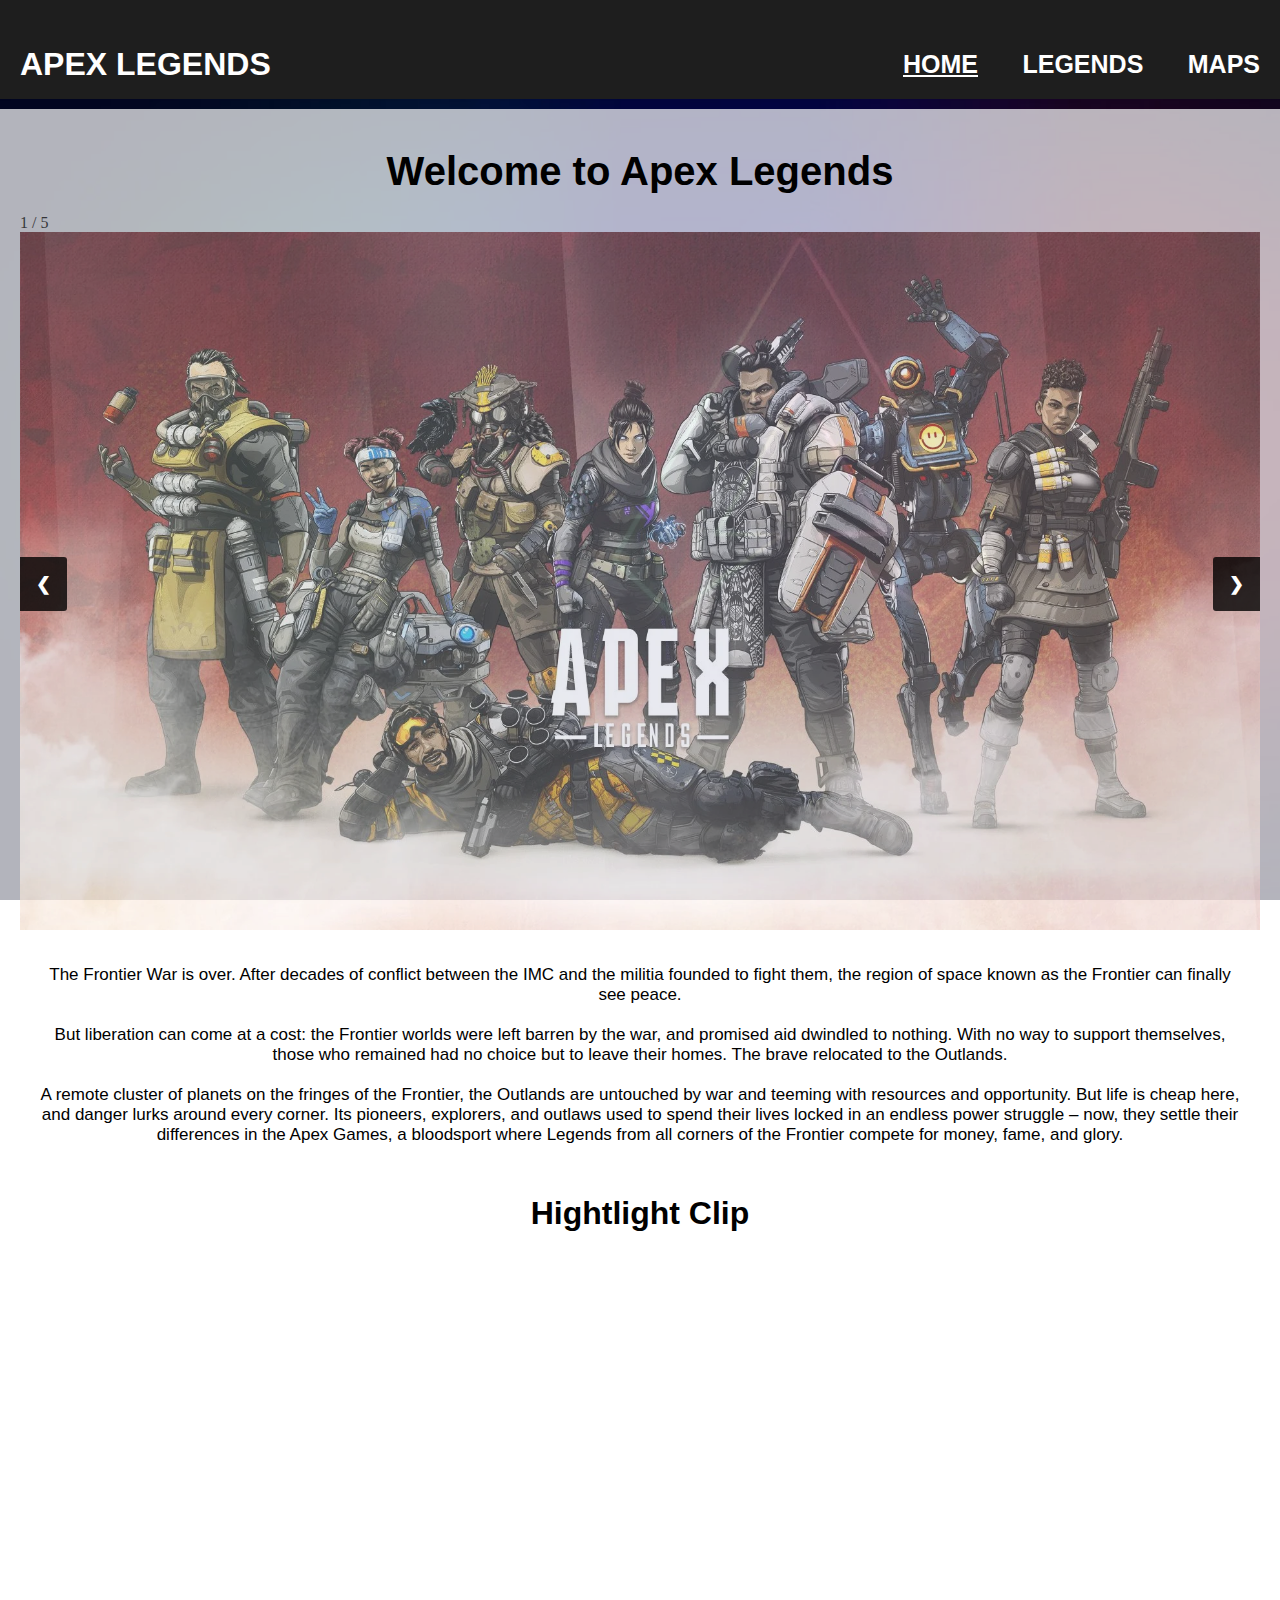
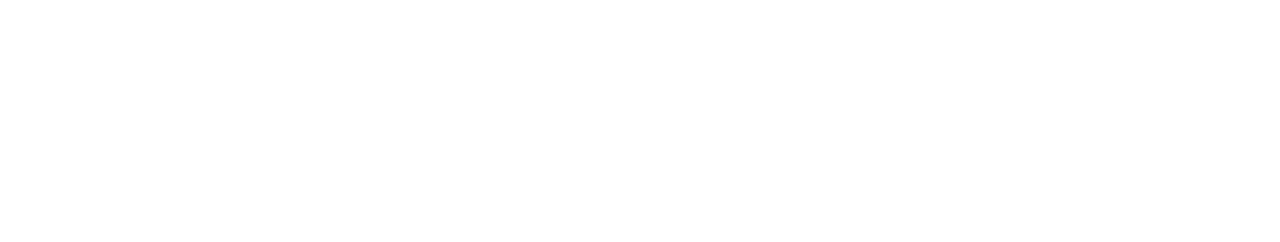
<file: index.html>
<!DOCTYPE html>
<html lang="en">
<head>
    <meta charset="UTF-8">
    <meta name="viewport" content="width=device-width, initial-scale=1.0">
    <title>Apex Legends</title>
    <link rel="stylesheet" href="css/html5reset.css">
    <link rel="stylesheet" href="css/style.css">
    <link rel="icon" href="img/Wiki_Logo.webp" type="image/png">
</head>
<body class="IndexBody">
    <div class="skip">
        <a href="#main">Skip to main content</a>
    </div>
    <header>
        <nav>
            <h2><a href="index.html">APEX LEGENDS</a></h2>
            <ul>
                <li><a href="index.html" class="current">HOME</a></li>
                <li><a href="legends.html">LEGENDS</a></li>
                <li><a href="maps.html">MAPS</a></li>
            </ul>
        </nav>
    </header>

    <main>
        <div id="main">
            <h1>Welcome to Apex Legends</h1>
            <div class="intro">
                <div class="intro_photo">
                    <div class="slide_container">
                        <div class="Slides fade">
                          <div class="numbertext">1 / 5</div>
                          <img src="img/index/1.png" alt="season2 picture">
                        </div>
                        
                        <div class="Slides fade">
                          <div class="numbertext">2 / 5</div>
                          <img src="img/index/2.jpg" alt="season2 picture">
                        </div>
                        
                        <div class="Slides fade">
                          <div class="numbertext">3 / 5</div>
                          <img src="img/index/3.jpg" alt="film picture">
                        </div>

                        <div class="Slides fade">
                            <div class="numbertext">4 / 5</div>
                            <img src="img/index/4.jpg" alt="season2 picture">
                          </div>
                          
                          <div class="Slides fade">
                            <div class="numbertext">5 / 5</div>
                            <img src="img/index/5.jpg" alt="film picture">
                          </div>
                        
                        <a class="prev" onclick="plusSlides(-1)">❮</a>
                        <a class="next" onclick="plusSlides(1)">❯</a>
                        
                    </div>
                </div>
                <div class="intro_p_index">
                    <p>The Frontier War is over. After decades of conflict between the IMC and the militia founded to fight them, the region of space known as the Frontier can finally see peace.<br>
                        <br>
                        But liberation can come at a cost: the Frontier worlds were left barren by the war, and promised aid dwindled to nothing. With no way to support themselves, those who remained had no choice but to leave their homes. The brave relocated to the Outlands.<br>
                        <br>
                        A remote cluster of planets on the fringes of the Frontier, the Outlands are untouched by war and teeming with resources and opportunity. But life is cheap here, and danger lurks around every corner. Its pioneers, explorers, and outlaws used to spend their lives locked in an endless power struggle – now, they settle their differences in the Apex Games, a bloodsport where Legends from all corners of the Frontier compete for money, fame, and glory.</p>
                </div>
            </div>

            <h2>Hightlight Clip</h2>
            <div class="clip">
                <div class="youtube">
                    <iframe class="youtube" src="https://www.youtube.com/embed/M82iTOsGoF8" title="YouTube video player" allow="accelerometer; autoplay; clipboard-write; encrypted-media; gyroscope; picture-in-picture; web-share" allowfullscreen></iframe>
                </div>
            </div>

        </div>
        

        <script src="js/index.js"></script>
    </main>
    <footer>
            <p>© SI539 FINAL PROJECT by Keye Chen</p>
    </footer>
</body>
</html>
</file>
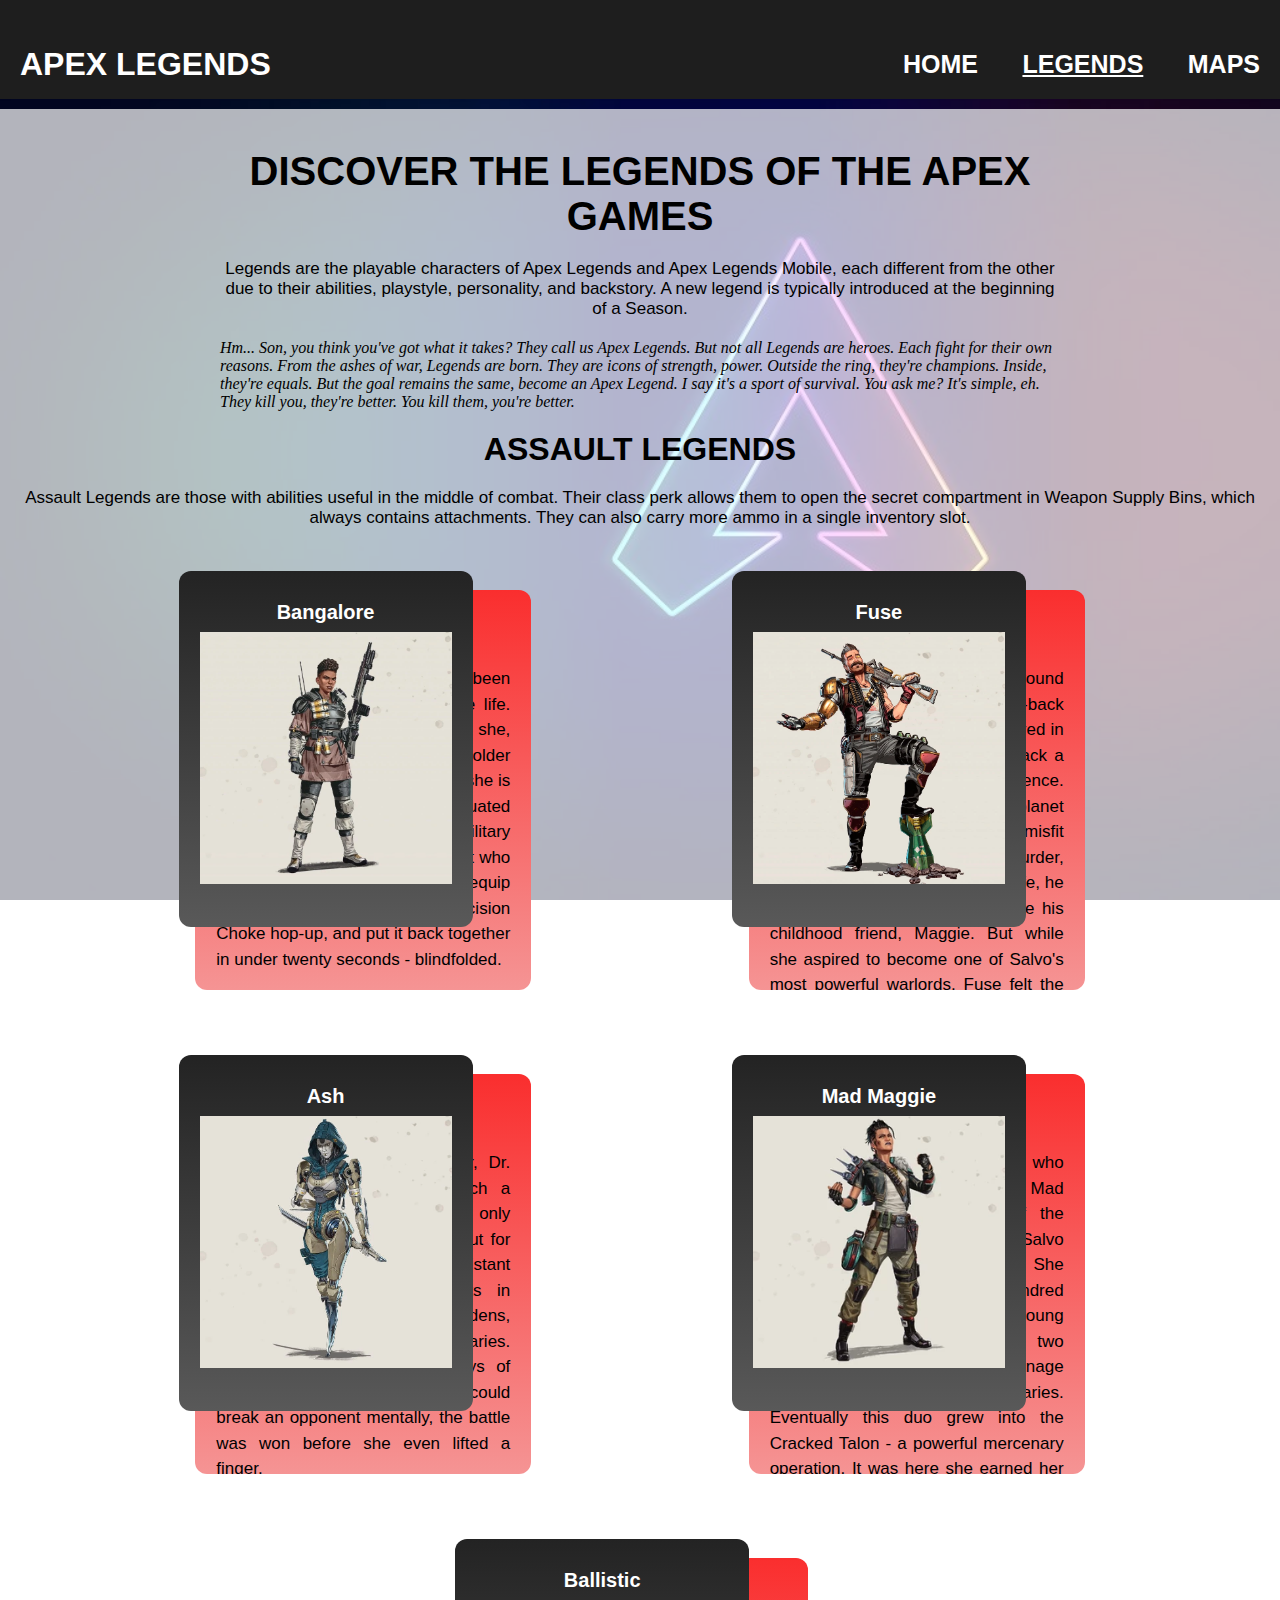
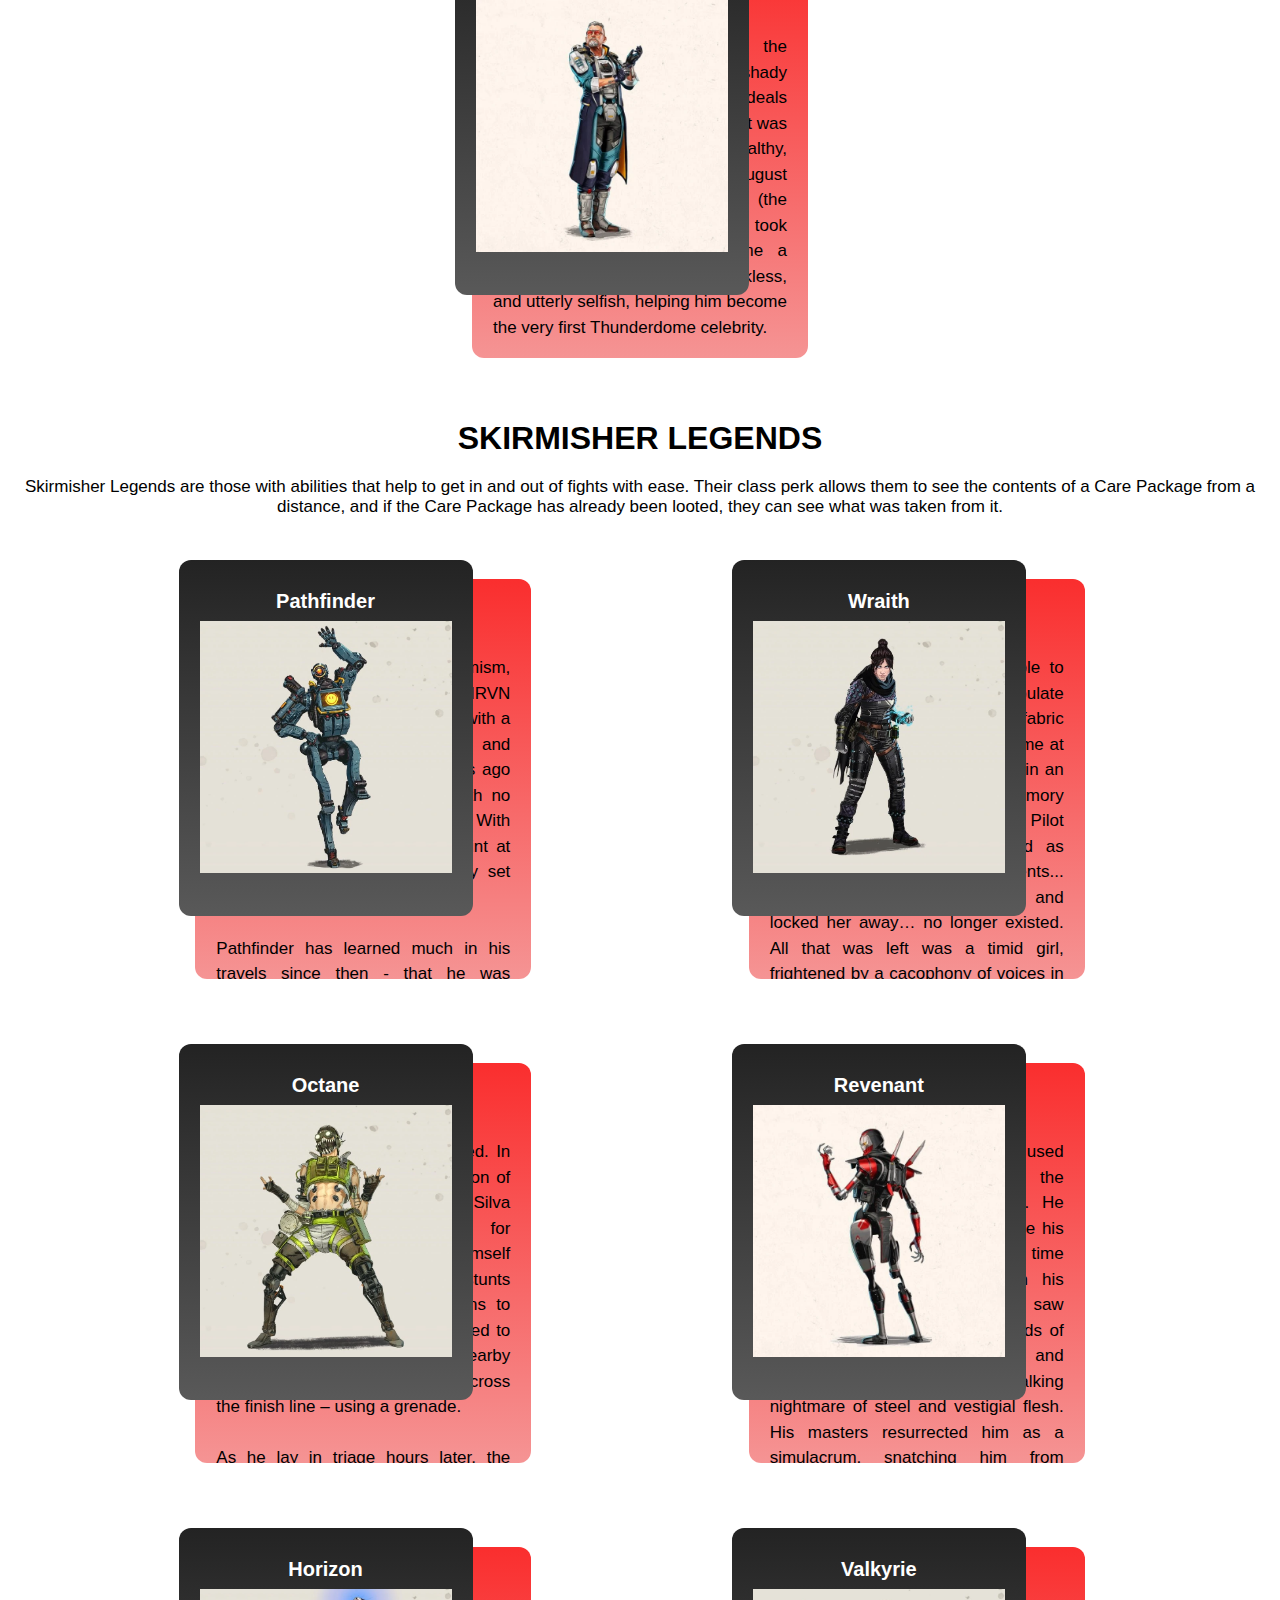
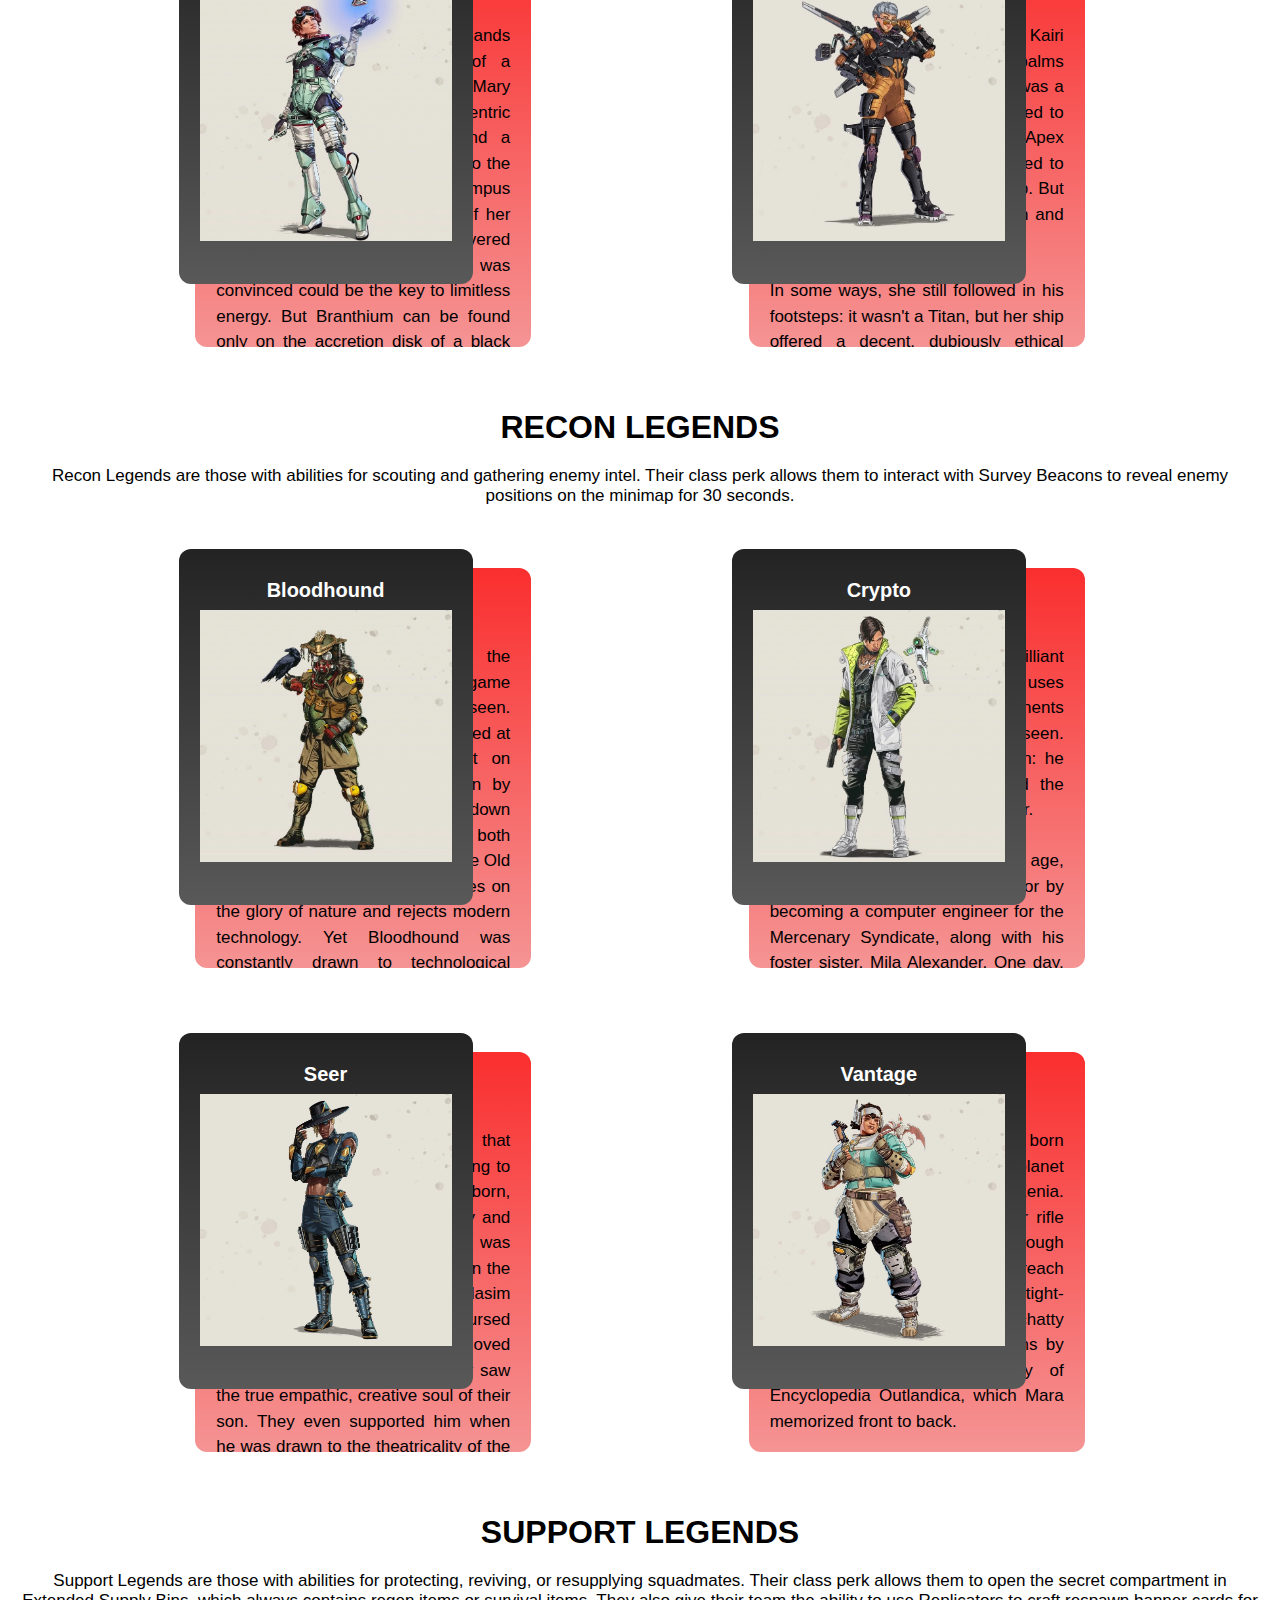
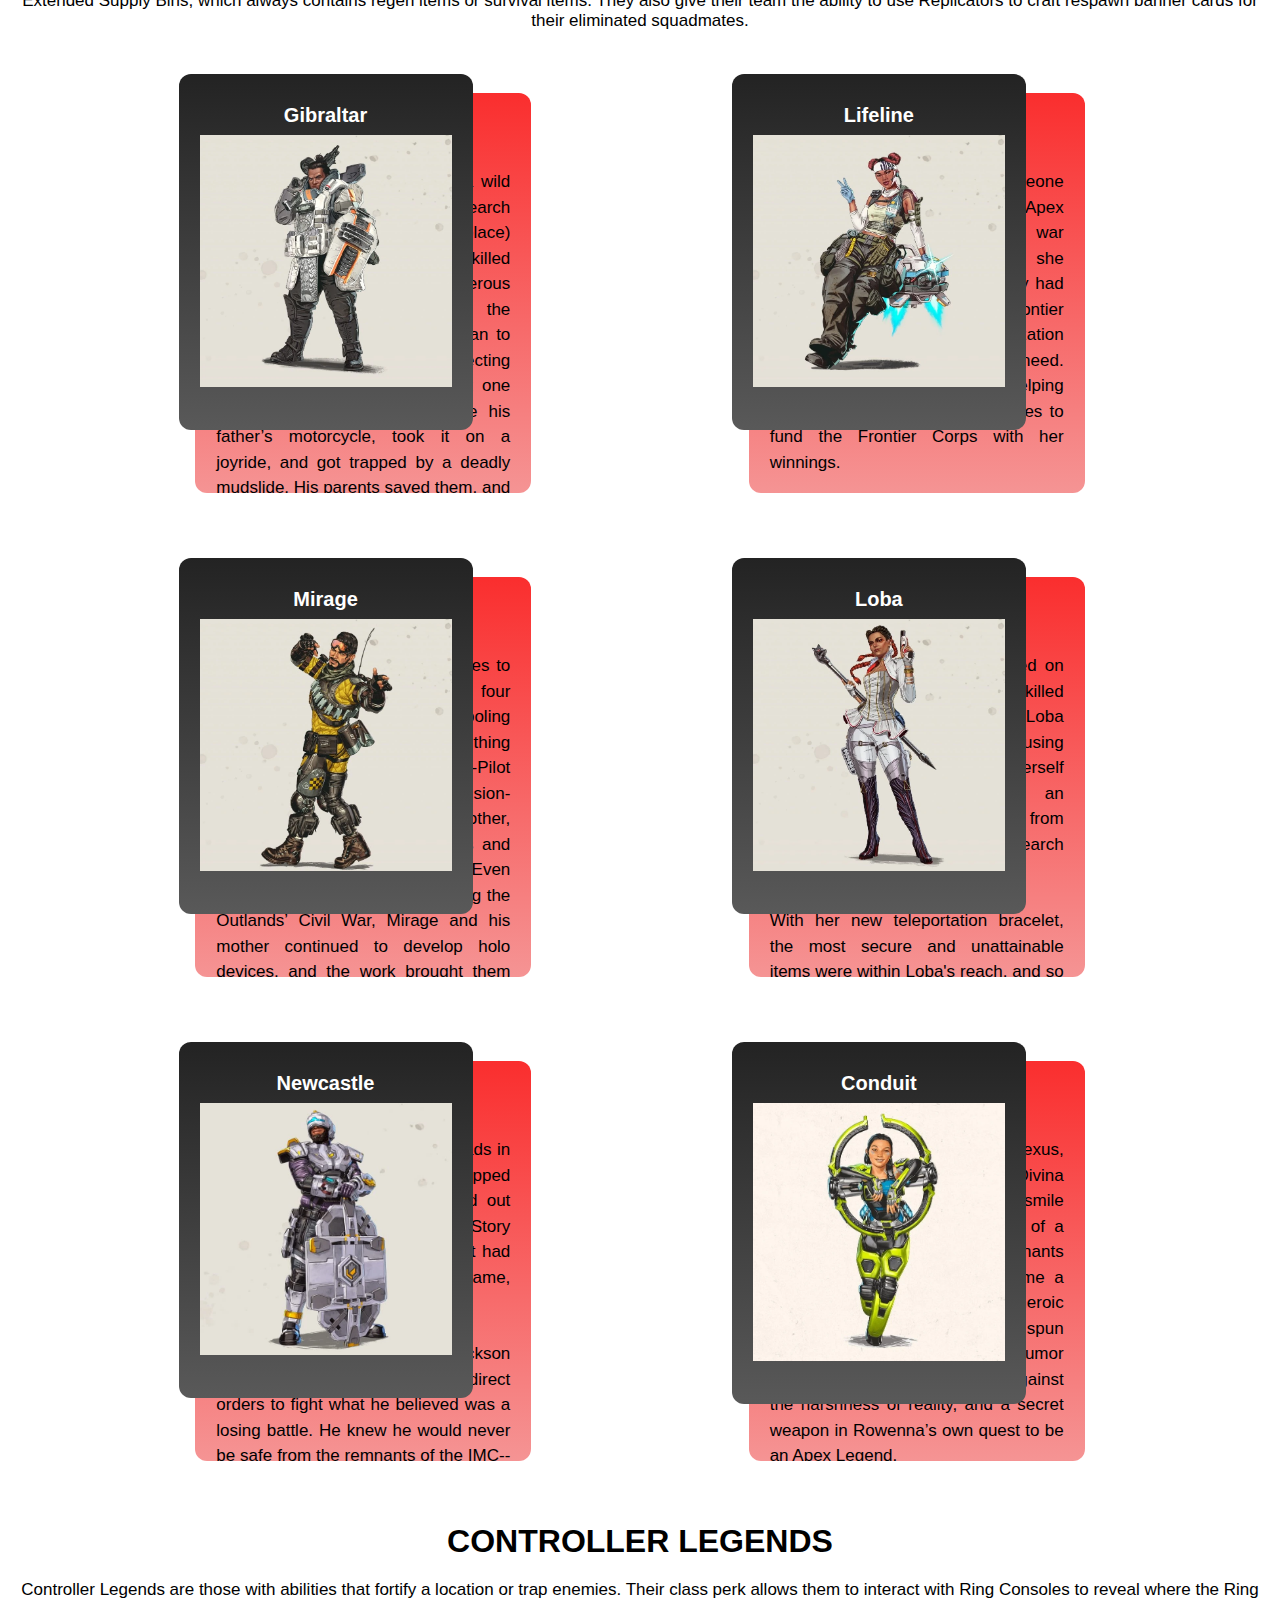
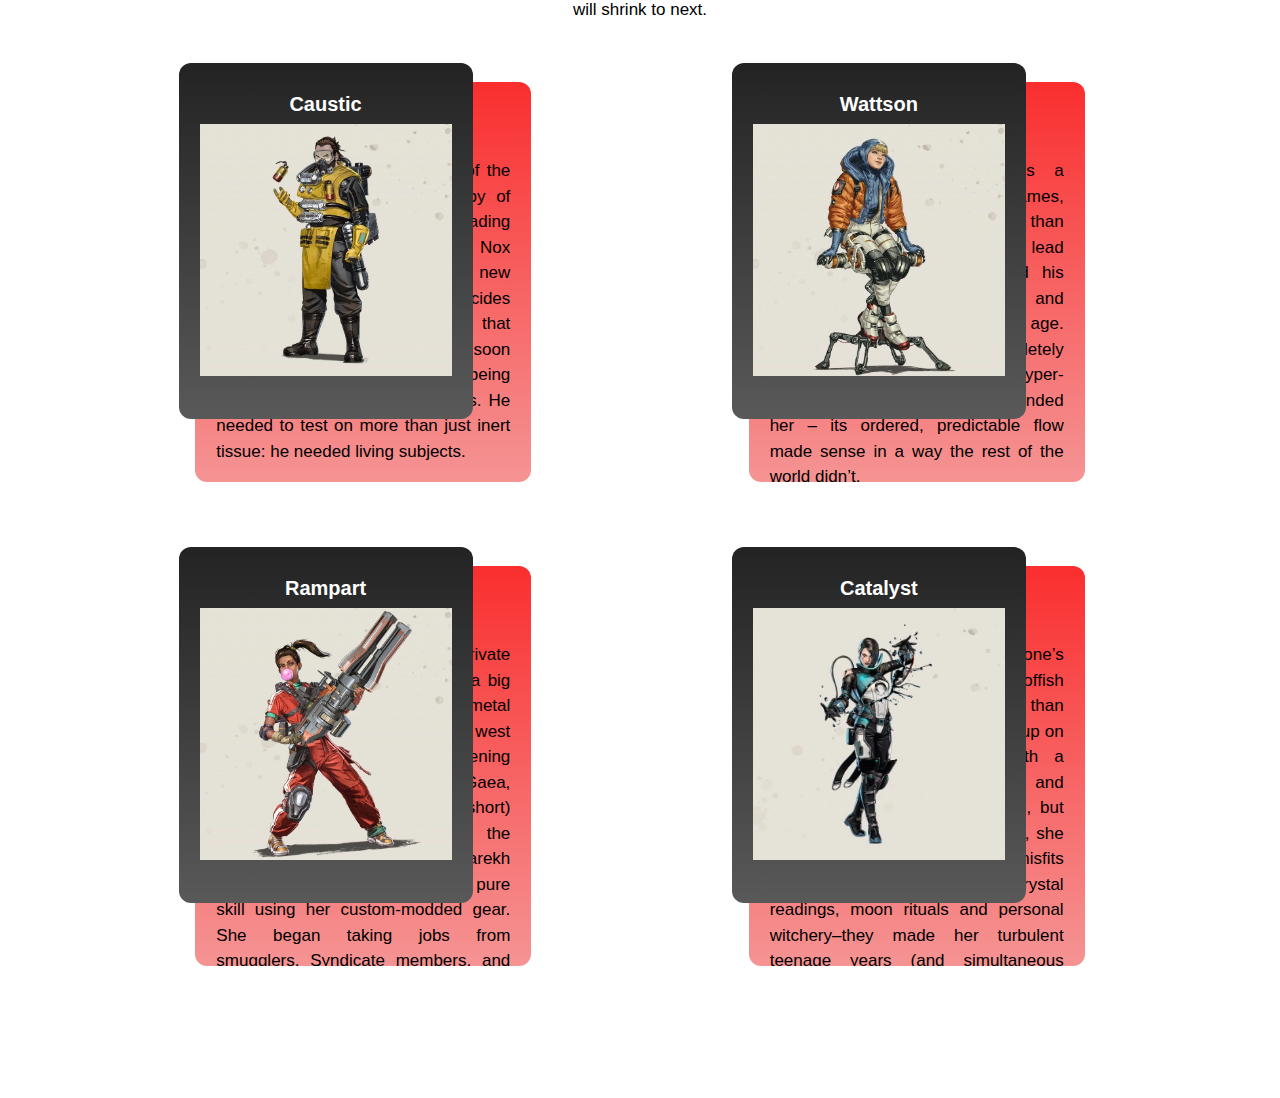
<file: legends.html>
<!DOCTYPE html>
<html lang="en">
<head>
    <meta charset="UTF-8">
    <meta name="viewport" content="width=device-width, initial-scale=1.0">
    <title>Apex Legends</title>
    <link rel="stylesheet" href="css/html5reset.css">
    <link rel="stylesheet" href="css/style.css">
    <link rel="icon" href="img/Wiki_Logo.webp" type="image/png">
</head>
<body class="LegendsBody">
    <div class="skip">
        <a href="#main">Skip to main content</a>
    </div>
    <header>
        <nav>
            <h2><a href="index.html">APEX LEGENDS</a></h2>
            <ul>
                <li><a href="index.html" >HOME</a></li>
                <li><a href="legends.html"class="current">LEGENDS</a></li>
                <li><a href="maps.html">MAPS</a></li>
            </ul>
        </nav>
    </header>
    <main id="main-content">
        <div id="main" class="intro_p">
            <h1>DISCOVER THE LEGENDS OF THE APEX GAMES</h1>
            <p>Legends are the playable characters of Apex Legends and Apex Legends Mobile, each different from the other due to their abilities, playstyle, personality, and backstory. A new legend is typically introduced at the beginning of a Season.</p>
            <em>Hm... Son, you think you've got what it takes? They call us Apex Legends. But not all Legends are heroes. Each fight for their own reasons. From the ashes of war, Legends are born. They are icons of strength, power. Outside the ring, they're champions. Inside, they're equals. But the goal remains the same, become an Apex Legend. I say it's a sport of survival. You ask me? It's simple, eh. They kill you, they're better. You kill them, you're better.</em>
        </div>
        <div>
            <h2>ASSAULT LEGENDS</h2>
            <p>Assault Legends are those with abilities useful in the middle of combat. Their class perk allows them to open the secret compartment in Weapon Supply Bins, which always contains attachments. They can also carry more ammo in a single inventory slot.</p>
        </div>
        <div class="flex-container">
            <!-- ASSAULT LEGENDS -->
            <div class="content">
                <div class="name inactive legend">
                    <h2>Bangalore<br></h2>   
                    <p>
                        Anita "Bangalore" Williams has been an exceptional soldier her whole life. Born into a military family where she, her parents, and her four older brothers all served with the IMC, she is dedicated to the cause and graduated top of her class at the IMC Military Academy. She was the only cadet who could take apart a Peacekeeper, equip it with a Precision Choke Precision Choke hop-up, and put it back together in under twenty seconds - blindfolded.<br><br>
                        When the Frontier Militia attacked the IMC at the Battle of Gridiron, Bangalore was injured by a Militia Pilot and nearly lost her life. She narrowly survived when her commanding officer - her own brother, Jackson - used an experimental device to power their ship's Jump Drive and escape the system. They crashed hundreds of light-years away on the planet Gaea. The surviving crew, including Anita and Jackson, built a settlement on the islands of New Antilla. Shortly after, Anita and Jackson left to begin their own quest back home - or so she thought.<br><br>
                        A few years later, a bomb on the outer hull blew out a chunk of their new ship. Anita watched helplessly as Jackson was sucked out into the vacuum of space. After crashing on the Syndicate planet Solace, Anita looked for both work and the brother she refused to leave for dead. She had a single-minded goal: get them both on a ship and begin the decades-long trip back home.<br><br>
                        She started fighting in the Apex Games in the hopes of earning the money and finding a pilot willing to make the trip back to Gridiron. Just when it looked like she would give up on Jackson and make the trip alone, she was ecstatic to find Jackson alive - and horrified to find that he'd been hiding from her, living a double life as a small-town hero called Newcastle. She's finally found the brother she lost all those years ago - but her carefully laid plans are no more, and for the first time in her carefully planned life, she's truly in uncharted territory. Perhaps she can find some stability in a group of outlaws, soldiers, misfits, and misanthropes she's been getting to know...</p>
                </div>
                <div class="photogallery active legend">
                    <h2>Bangalore<br></h2>  
                    <img src="img/legends/Bangalore.webp" alt="Bangalore">
                </div>                
            </div>

            <div class="content">
                <div class="name inactive legend">
                    <h2>Fuse<br></h2>   
                    <p>
                        Ladies’ man, man’s man, and all-round manly man, Fuse is a laid-back explosives enthusiast who’s covered in things that go BOOM. He may lack a plan, but he doesn't lack confidence. He grew up on Salvo - a brutal planet ruled by a rotating coalition of misfit warlords bent on mayhem, murder, and good times. For most of his life, he worked as a mercenary alongside his childhood friend, Maggie. But while she aspired to become one of Salvo's most powerful warlords, Fuse felt the pull of the arena.<br><br>
                        Fuse found his calling late in life fighting in Salvo's bloodsport: the Bonecage. He proved to be the best, most charismatic and beloved gladiator on the planet. But he itched to join the grandest stage of them all: the Apex Games. While Salvo remained a part of Independent Space that dream was impossible, but once they joined the Syndicate, his chance arrived, and he seized it.<br><br>
                        He knew Maggie - fiercely devoted to Salvo - would take the news poorly, but he didn't predict how poorly. When he confronted her with his choice to leave their home and join the Games, the resulting scuffle cost Fuse his arm. That clash began a rampage as Maggie, intent on proving the Syndicate was too weak to rule over her home, sabotaged his entrance into the Games to make a statement. Fuse's response? Don't threaten him with a good time - and that is a creed that he's lived ever since.</p>
                </div>
                <div class="photogallery active legend">
                    <h2>Fuse<br></h2>  
                    <img src="img/legends/Fuse.webp" alt="Fuse">
                </div>                
            </div>

            <div class="content">
                <div class="name inactive legend">
                    <h2>Ash<br></h2>   
                    <p>
                        Born in the unforgiving Frontier, Dr. Ashleigh Reid - still very much a human - learned early that the only person who was going to look out for her was herself. A humble lab assistant by day, she spent her nights in underground fighting rings, drug dens, and in the company of mercenaries. Over time, she learned the joys of psychological warfare: if she could break an opponent mentally, the battle was won before she even lifted a finger.<br><br>
                        One day, she was hired by a mercenary group for a delicate job: steal an experimental fuel source being researched in the Outlands city of Olympus. It was the perfect job for Reid, who infiltrated and psychologically manipulated the researchers for years. She almost got what she wanted, but at the last moment, the researchers sacrificed themselves to destroy the lab. When it collapsed, Reid died with it... and didn't.<br><br>
                        Her brain was put in a simulacrum shell, but in the process, she lost years of memories, and the trauma of her "death" caused her personality to fracture. Ash is the embodiment of the cold, perfectionistic, power-hungry side of Dr. Reid. After an encounter with Horizon overrides Ash's simulacrum programming, the framework that kept the vulnerable - yet intelligent - Leigh personality dormant has begun to crack. Ash joins the Games to prove she has transcended all humanity. Leigh's determined to prove her wrong.</p>
                </div>
                <div class="photogallery active legend">
                    <h2>Ash<br></h2>  
                    <img src="img/legends/Ash.webp" alt="Ash">
                </div>                
            </div>

            <div class="content">
                <div class="name inactive legend">
                    <h2>Mad Maggie<br></h2>   
                    <p>
                        Margaret Kōhere - the woman who would one day be known as Mad Maggie - grew up in one of the dustiest, dullest corners of Salvo without any family to speak of. She was fortunate, then, to meet a kindred chaotic spirit: an adventurous young boy named Walter Fitzroy. The two were inseparable, and in their teenage years, they became mercenaries. Eventually this duo grew into the Cracked Talon - a powerful mercenary operation. It was here she earned her nom de guerre: Mad Maggie. But when rival warlord Sandringham Kelly signed a treaty with the Syndicate, Maggie’s hopes for an independent Salvo were ruined, and Fuse abandoned her for the Games, leaving Maggie very mad indeed…<br><br>
                        By sabotaging Fuse’s entrance into the Apex games, Maggie planned to expose how weak the Syndicate was, in hopes it would spark rebellion on Salvo. Fuse would assemble a team to take down Maggie… only for the pair to have a heart to heart where they came to accept each other’s choices: Fuse will always follow the fun, and Maggie will always follow the cause.<br><br>
                        It seemed as though Maggie fell to her death after that exchange...But she was apprehended by the Syndicate, and sentenced to fight to the death in the Apex Games. So she will: just not hers.</p>
                </div>
                <div class="photogallery active legend">
                    <h2>Mad Maggie<br></h2>  
                    <img src="img/legends/Mad_Maggie.webp" alt="Mad_Maggie">
                </div>                
            </div>

            <div class="content">
                <div class="name inactive legend">
                    <h2>Ballistic<br></h2>   
                    <p>
                        August was the sole heir to the Brinkman fortune, built on shady backroom deals. But when those deals caught up with his parents, August was left a billionaire orphan. Wealthy, furious and self-destructive, August joined the Thunderdome Games (the pre-Apex Apex Games). Here, he took the name Ballistic and became a sensation! His style was wild, reckless, and utterly selfish⁠, helping him become the very first Thunderdome celebrity.<br><br>
                        He was famed for his iconic CAR (“Lady Grey”, for the tea). It was here, in combat, that August would meet the love of his life, Sok Leng. They would quickly marry and have a son, Nathaniel. Sok Leng and her brother Kit Siang were an inseparable duo of destruction, and with August now in their squad, they seemed unstoppable.<br><br>
                        But nothing lasts forever. August’s crowd-pandering combat style meant he wasn’t paying attention to his team when they needed him, leading to Kit Siang’s death. Devastated by guilt, August retreated into himself, driving away his wife and son. For nearly two decades, August lived as a recluse, keeping busy with small tasks to distract a lonely mind. And so August was largely forgotten, though not by everyone. His son, Nathaniel, was both enamored with his father’s victories and determined to surpass them. When his son qualified to join the dangerous Apex Games, August went to the Syndicate with an offer: take me instead.<br><br>
                        His son would be safe from the path that ruined him. What better way to use those skills than in selfless service? And if it just so happens to be his favorite activity, killing all who stand against him…That’s quite the fortunate coincidence.</p>
                </div>
                <div class="photogallery active legend">
                    <h2>Ballistic<br></h2>  
                    <img src="img/legends/Ballistic.webp" alt="Ballistic">
                </div>                
            </div>

        </div>

        <div>
            <h2>SKIRMISHER LEGENDS</h2>
            <p>Skirmisher Legends are those with abilities that help to get in and out of fights with ease. Their class perk allows them to see the contents of a Care Package from a distance, and if the Care Package has already been looted, they can see what was taken from it.</p>
        </div>
        <div class="flex-container">
            <!-- SKIRMISHER LEGENDS -->
            <div class="content">
                <div class="name inactive legend">
                    <h2>Pathfinder<br></h2>   
                    <p>
                        Pathfinder is the picture of optimism, despite his circumstances. A MRVN (Mobile Robotic Versatile eNtity) with a talent for location scouting and surveying, he booted up decades ago in an abandoned warehouse with no idea who created him or why. With only his MRVN designation to hint at his identity, Pathfinder eventually set off in search of his creator.<br><br>
                        Pathfinder has learned much in his travels since then - that he was created by a group of scientists trying to save the Outlands from an energy crisis; how he was the only one to survive when their lab exploded; that he delivered the special element that achieved his creators' dream; how to make a mean Eastern Leviathan Stew. But his most important discovery was that some of his spare parts were used to build another machine... a child of his own, out there somewhere.<br><br>
                        He originally joined the Apex Games to gain a following and draw the attention of his maker, but now he aims to draw the attention of anyone who might know about his child. In the meantime, he remains enthusiastic and helpful, always ready to make new friends (then shoot them).</p>
                </div>
                <div class="photogallery active legend">
                    <h2>Pathfinder<br></h2>  
                    <img src="img/legends/Pathfinder.webp" alt="Pathfinder">
                </div>                
            </div>

            <div class="content">
                <div class="name inactive legend">
                    <h2>Wraith<br></h2>   
                    <p>
                        Wraith is a whirlwind fighter, able to execute deadly attacks and manipulate spacetime by opening rifts in the fabric of reality — but those abilities came at a price. Years ago, she woke up in an IMC detention facility with no memory of who she was. Senior Science Pilot Renee Blasey, who volunteered as guinea pig for her own experiments... whose partner betrayed her and locked her away… no longer existed. All that was left was a timid girl, frightened by a cacophony of voices in her head, until another version of herself appeared and taught her to listen to the voices. Following her lead, Wraith found the strength to break free from her prison and escape into a different reality - this reality.<br><br>
                        Finally free, but still robbed of her memories, Wraith continues her quest to learn more about who she was before the experiments. With so many of the Apex Games held on old IMC bases, Wraith now competes so she can access the mysterious facilities and continue to learn more about who she was. She remains a fixture of the Apex Games, and with every match she gets closer to the truth, even if she sometimes feels scared to find out more about who she used to be..</p>
                </div>
                <div class="photogallery active legend">
                    <h2>Wraith<br></h2>  
                    <img src="img/legends/Wraith.webp" alt="Wraith">
                </div>                
            </div>

            <div class="content">
                <div class="name inactive legend">
                    <h2>Octane<br></h2>   
                    <p>
                        One day, Octavio Silva was bored. In fact, he was bored most days. Son of the preoccupied CEO of Silva Pharmaceuticals, he wanted for nothing in life and entertained himself by performing death-defying stunts and posting holovids for his fans to gawk over. On this day, he decided to set the course record for a nearby Gauntlet by launching himself across the finish line – using a grenade.<br><br>
                        As he lay in triage hours later, the doctors informed him that the damage done to his legs meant his daredevil days were over. That didn’t sit well with Octavio, who turned to an old friend for help: Ajay Che, who he guilted into forging an order to replace his legs with bionic ones. Suddenly able to repair his limbs at a moment’s notice, Octavio decided petty online stunts weren’t enough: the ultimate adrenaline rush, the Apex Games, was calling.<br><br>
                        Since then, Octane's world has gotten a little more complicated - his CEO father is now head of the Syndicate and, by extension, the Apex Games. Also, he may be plotting something pretty bad behind the scenes, and is maybe kind of not Octane's real dad? But that's just boring in a different, more uncomfortable way! Nothing matters more to Octane than becoming an Apex Champion by doing the most incredible, death-defying moves anyone's ever seen. In the ring, his problems can't catch him - he's too fast.</p>
                </div>
                <div class="photogallery active legend">
                    <h2>Octane<br></h2>  
                    <img src="img/legends/Octane.webp" alt="Octane">
                </div>                
            </div>

            <div class="content">
                <div class="name inactive legend">
                    <h2>Revenant<br></h2>   
                    <p>
                        Revenant used to be human. He used to be the greatest hitman the Mercenary Syndicate ever had. He used to look in the mirror and see his human face looking back. But time changes everything, and when his programming finally failed, he saw what he had become at the hands of the Mercenary Syndicate and Hammond Robotics: a walking nightmare of steel and vestigial flesh. His masters resurrected him as a simulacrum, snatching him from death’s embrace again and again and programming him to forget.<br><br>
                        He hunted down every last person who did this to him, but the last thing he wanted, he couldn't have: the sweet release of death. Unable to die without destroying his preserved human head, he was on the hunt to find and deal with it. When Loba, a thief whose parents he'd murdered, came for her revenge, he nearly got what he wanted—but she kept him alive so he would continue to suffer. Then his world unraveled again when he woke up with his abilities torn from him and replaced with new ones. Now who's messing with him–and why? Revenant won’t stop until he finds out.</p>
                </div>
                <div class="photogallery active legend">
                    <h2>Revenant<br></h2>  
                    <img src="img/legends/Revenant.webp" alt="Revenant">
                </div>                
            </div>

            <div class="content">
                <div class="name inactive legend">
                    <h2>Horizon<br></h2>   
                    <p>
                        Almost a century ago, the Outlands were dangling on the edge of a cataclysmic energy crisis. Dr. Mary Somers, a charmingly eccentric astrophysicist, was hired to find a solution. Mary moved her family to the scientific research station on Olympus and set to work. With the help of her apprentice, Dr. Reid, Mary discovered Branthium - an element she was convinced could be the key to limitless energy. But Branthium can be found only on the accretion disk of a black hole, so Mary and Dr. Reid departed on a dangerous mission to prove her theory right.<br><br>
                        Mary promised her son Newton she’d return safe and sound. But Dr. Reid betrayed her, stealing the Branthium and sending her shuttle into the black hole’s orbit. Using her wits, Mary modified her robotic vacuum companion N.E.W.T. to escape. But time moves differently on the outskirts of a black hole, and she was 87 years too late.<br><br>
                        From that day on, she had one goal: to find a way to get back to her son. She joined the Apex Games as Horizon, master of gravity, to fund her research on time distortion and fluctuation. Her first foray into the Games was on Olympus, where her old life once was and where she had promised to return. That wasn't the only part of her old life that found her again - a certain research assistant, older and now much more metallic, has darkened Dr. Somers' door.</p>
                </div>
                <div class="photogallery active legend">
                    <h2>Horizon<br></h2>  
                    <img src="img/legends/Horizon.webp" alt="Horizon">
                </div>                
            </div>

            <div class="content">
                <div class="name inactive legend">
                    <h2>Valkyrie<br></h2>   
                    <p>
                        Bold, brash, fiery and fierce, Kairi Imahara isn’t above greasing palms and bending the law. When she was a child, she stole a Titan. It belonged to her dad, a mercenary and former Apex Predator named Viper. She wanted to be just like him when she grew up. But the next day he left on a mission and never returned.<br><br>
                        In some ways, she still followed in his footsteps: it wasn't a Titan, but her ship offered a decent, dubiously ethical living. During the day, she smuggled precious cargo, and at night, went shot for shot with the outlaws and mercs in the bars. But even though she had her ladies, her liquor, and her love of the sky, she was still obsessed with finding the man who’d put her father in harm’s way: his commander, Kuben Blisk.<br><br>
                        She tracked Blisk down to the Outlands, prepared to kill him. But he spoke of her father with respect, and challenged her to be better. She shot him anyway.<br><br>
                        ...but not to kill. Knowing she could get to him was enough. Well, that, and the Apex Games card she took from Blisk’s grasp served as a decent enough trophy. Using the intact flight core from Viper’s Northstar, she built a sleek new jetpack that honored her father’s memory. And that was when Kairi could finally soar on her own, and in a version of her dad’s Titan, that ended up being hers after all.</p>
                </div>
                <div class="photogallery active legend">
                    <h2>Valkyrie<br></h2>  
                    <img src="img/legends/Valkyrie.webp" alt="Valkyrie">
                </div>                
            </div>

        </div>

        <div>
            <h2>RECON LEGENDS</h2>
            <p>Recon Legends are those with abilities for scouting and gathering enemy intel. Their class perk allows them to interact with Survey Beacons to reveal enemy positions on the minimap for 30 seconds.</p>
        </div>
        <div class="flex-container">

            <!-- RECON LEGENDS -->
            <div class="content">
                <div class="name inactive legend">
                    <h2>Bloodhound<br></h2>   
                    <p>
                        Bloodhound is known across the Outlands as one of the greatest game hunters the Frontier has ever seen. The child of two engineers stationed at the New Dawn industrial plant on Talos, Bloodhound was taken in by their uncle Artur after a meltdown destroyed the facility and killed both their parents. Artur taught them the Old Ways, a belief system that focuses on the glory of nature and rejects modern technology. Yet Bloodhound was constantly drawn to technological marvels, and ultimately used both new and old methods to take down a Goliath that preyed on the people of their village, forever changing their life’s path.<br><br>
                        After Bloodhound’s lover was unceremoniously killed in the Thunderdome, they vowed to win enough battles that they could both enter Valhalla… and the Apex Games were the perfect place for Bloodhound to accumulate victories. Many things have changed since then - they have contended with their guilt over the loss of those they care for, led their people to a new home, and found new love - but they continue to find a place in the Games.<br><br>
                        Their unparalleled tracking skills are a boon to any team they join, helping them root out hidden opponents and track enemy movements. Calling on Earth’s Old Norse Gods to guide them, Bloodhound believes that destiny is a path that has already been laid out, eventually carrying all to their death. But with that knowledge comes strength, because until that day comes, Bloodhound knows they can’t be stopped.</p>
                </div>
                <div class="photogallery active legend">
                    <h2>Bloodhound<br></h2>  
                    <img src="img/legends/Bloodhound.webp" alt="Bloodhound">
                </div>                
            </div>

            <div class="content">
                <div class="name inactive legend">
                    <h2>Crypto<br></h2>   
                    <p>
                        Crypto specializes in secrets. A brilliant hacker and encryption expert, he uses aerial drones to spy on his opponents in the Apex Arena without being seen. He also has a secret of his own: he joined the Apex Games to find the people who framed him for murder.<br><br>
                        An orphan abandoned at a young age, Tae Joon escaped a life of squalor by becoming a computer engineer for the Mercenary Syndicate, along with his foster sister, Mila Alexander. One day, Tae Joon and Mila stumbled upon an algorithm that could predict the result of any Apex Games match, hidden away in the Games’ own computer systems. That caught the attention of the wrong people - the next day, Mila disappeared, and Tae Joon was forced to go into hiding after he was framed for her murder.<br><br>
                        He’s now joined the Games to clear his name, because sometimes the spotlight is the best place to hide. Along the way, he's uncovered hints of a conspiracy greater than even he predicted - and maybe greater than he can conquer alone.</p>
                </div>
                <div class="photogallery active legend">
                    <h2>Crypto<br></h2>  
                    <img src="img/legends/Crypto.webp" alt="Crypto">
                </div>                
            </div>

            <div class="content">
                <div class="name inactive legend">
                    <h2>Seer<br></h2>   
                    <p>
                        Before his birth, it was foretold that Seer would bring pain and suffering to the world--and the night he was born, a meteor barreled across the sky and struck his world’s moon. It was considered a bad omen, and when the pale blue eyes of Obi Edolasim opened, his community saw a cursed child. His parents did not; they loved him unconditionally because they saw the true empathic, creative soul of their son. They even supported him when he was drawn to the theatricality of the Arenas - a series of underground fighting competitions - where he could express himself fully. What is a fight, if not an adversarial dance?<br><br>
                        At first, the crowds felt unsure of him. But over time, with each victory, the power inside him grew, and with it, his strength in the Arena. And as his reputation began to precede him, a strange thing happened… The people in the crowd who were downtrodden, outcast, and forgotten—they saw themselves in Seer. Soon, throngs of people would come out just to see him fight—cheering Seer on as their champion.<br><br>
                        This legend from the Arenas made his way to the Apex Games as an icon of the shunned, the unaccepted, and the unabashedly original. Still, there are those that continue to blame him for the deterioration of the moon of his homeworld Boreas for many reasons – his curse, his underwhelming aid to the people of Boreas, and now for bringing the Games to the moon. He fights on to make things right, however he can.</p>
                </div>
                <div class="photogallery active legend">
                    <h2>Seer<br></h2>  
                    <img src="img/legends/Seer.webp" alt="Seer">
                </div>                
            </div>

            <div class="content">
                <div class="name inactive legend">
                    <h2>Vantage<br></h2>   
                    <p>
                        Xiomara “Mara” Contreras was born and raised alone on the wild ice planet Págos by her survivalist mother, Xenia. Mara proved gifted with a sniper rifle from the moment she was big enough to look through the scope and reach the trigger at the same time. The tight-lipped Xenia could only get her chatty daughter to stop asking questions by giving her a scavenged copy of Encyclopedia Outlandica, which Mara memorized front to back.<br><br>
                        When Mara was 18, she discovered the wreck of the G.D.S. Vantage. Inside, she found evidence of a shocking truth: years ago, her mother was brought to Págos aboard a prison transport ship. Disturbed by the intrusion, the ship collapsed into a crevasse, trapping a wounded Mara. By the time Xenia got to her daughter, the injuries were too severe for her to treat. To save her daughter’s life, Xenia set off the prison ship’s SOS beacon, but was imprisoned once more in return.<br><br>
                        Once Mara had healed, she visited her mother in jail, promising to find a way to get her out. At a loss for what to do, unable to return to her planet, and unable to fit into society, Mara’s eye turned to the Apex Games. In it, she saw a situation she understood--survival--and a platform to draw public attention to Xenia’s case. So Mara took on the name Vantage and joined the Games to rally support for her mother - but how will a kid from an empty, frozen tundra fare under the heat of the spotlight?</p>
                </div>
                <div class="photogallery active legend">
                    <h2>Vantage<br></h2>  
                    <img src="img/legends/Vantage.webp" alt="Vantage">
                </div>                
            </div>

        </div>

        <div>
            <h2>SUPPORT LEGENDS</h2>
            <p>Support Legends are those with abilities for protecting, reviving, or resupplying squadmates. Their class perk allows them to open the secret compartment in Extended Supply Bins, which always contains regen items or survival items. They also give their team the ability to use Replicators to craft respawn banner cards for their eliminated squadmates.</p>
        </div>
        <div class="flex-container">

            <!-- SUPPORT LEGENDS -->
            <div class="content">
                <div class="name inactive legend">
                    <h2>Gibraltar<br></h2>   
                    <p>
                        Gibraltar is a gentle giant with a wild side. The son of two SARAS (Search and Rescue Association of Solace) volunteers, he has always been skilled at getting others out of dangerous situations that are common in the Outlands. However, he only began to understand the value of protecting others when he was a teenager: one day, he and his boyfriend stole his father’s motorcycle, took it on a joyride, and got trapped by a deadly mudslide. His parents saved them, and his father lost an arm in the process. Gibraltar has never forgotten that sacrifice and has devoted his life to helping those in need.<br><br>
                        The Apex Games didn’t change that, but they changed what it meant. Many of Gibraltar’s friends and colleagues have competed in the Games for extra money, fame, and glory over the years, and some never came home. Gibraltar joined to keep them safe and, for the first time, his skills as a rescuer and his rebellious nature worked together. He’s now become an icon in the Apex Games, putting himself in the line of fire to protect his squad and send his opponents running for cover.<br><br>
                        He's seen plenty in the Games - and out of them - to challenge his upbeat way of seeing things. Letting the love of his life take the fall for a mistake he made, only to meet him again and try to make amends. Watching his friends throw themselves into dangerous situations over and over again, and seeing ancient rivalries play out in painful ways. A few competitors have even tried to break his spirit for the fun of it. But Gibraltar is like a rock - they can TRY to move him, and he'll just smile and laugh.</p>
                </div>
                <div class="photogallery active legend">
                    <h2>Gibraltar<br></h2>  
                    <img src="img/legends/Gibraltar.webp" alt="Gibraltar">
                </div>                
            </div>

            <div class="content">
                <div class="name inactive legend">
                    <h2>Lifeline<br></h2>   
                    <p>
                        Ajay Che, aka Lifeline, isn’t someone you would expect to find in the Apex Games. The child of wealthy war profiteers, she left home when she learned of the damage her family had caused and enlisted in the Frontier Corps, a humanitarian organization that aids Frontier communities in need. She’s since devoted her life to helping others and joined the Apex Games to fund the Frontier Corps with her winnings.<br><br>
                        Since no one in the Games is innocent — they all know what they signed up for — and every one of her victories means help for those in need, Lifeline has no problem engaging in the popular bloodsport. Or so she tells herself. She may seem sarcastic and callous, but deep down she wants to help people and make the world a better place. If that means taking a few people down in the process, so be it.</p>
                </div>
                <div class="photogallery active legend">
                    <h2>Lifeline<br></h2>  
                    <img src="img/legends/Lifeline.webp" alt="Lifeline">
                </div>                
            </div>

            <div class="content">
                <div class="name inactive legend">
                    <h2>Mirage<br></h2>   
                    <p>
                        Mirage is the kind of guy who likes to stand out. The youngest of four brothers, he perfected the art of fooling around to get attention. The one thing he took seriously was Holo-Pilot technology: introduced to the illusion-creating tech by his engineer mother, he poured over the mechanisms and learned all he could about them. Even when his brothers went MIA during the Outlands’ Civil War, Mirage and his mother continued to develop holo devices, and the work brought them closer.<br><br>
                        While working as a bartender to make ends meet, Mirage heard amazing stories from his patrons about the Apex Games and the wealth and glory that came with victory. As good as both of those sounded, he knew he couldn’t risk leaving his mother childless – until she gave him a set of customized holo devices and told him to follow his dream. Mirage is now the life of the Apex Games, outwitting opponents and charming audiences across the Outlands, in front of cameras for the world - and his mother - to see.</p>
                </div>
                <div class="photogallery active legend">
                    <h2>Mirage<br></h2>  
                    <img src="img/legends/Mirage.webp" alt="Mirage">
                </div>                
            </div>

            <div class="content">
                <div class="name inactive legend">
                    <h2>Loba<br></h2>   
                    <p>
                        When Loba was nine, she looked on as simulacrum hitman Revenant killed her family. Left with nothing, Loba survived by picking pockets, using every tool at her disposal to lift herself from the gutter - including an experimental Jump Drive, pilfered from a supposedly impenetrable research facility. She was just that good.<br><br>
                        With her new teleportation bracelet, the most secure and unattainable items were within Loba's reach, and so was her dream of living the high life. Rumors spread across the Outlands: if you wanted something valuable -and well guarded- Loba was your woman.<br><br>
                        She was almost able to put her past behind her. But when Revenant joined the Games, her past catapulted into her future. Desperate to find a way to kill him, she sabotaged a facility full of Revenant bodies, bringing Skull Town and Thunderdome crashing down in the process. However, she learned it was just one of many such factories hidden across the Frontier. After finding out Revenant wishes for death, she’s made it her mission to keep him alive as revenge. She plays in the Games to keep getting vengeance on Revenant, but.it doesn’t hurt that the arenas are brimming with treasures just waiting to be plucked.</p>
                </div>
                <div class="photogallery active legend">
                    <h2>Loba<br></h2>  
                    <img src="img/legends/Loba.webp" alt="Loba">
                </div>                
            </div>

            <div class="content">
                <div class="name inactive legend">
                    <h2>Newcastle<br></h2>   
                    <p>
                        Lamont Craig wasn’t like other dads in the neighborhood. Sure, he dropped the kids off at school and acted out multiple voices every night for Story Time with his toddler. But Lamont had secrets—the first being his real name, Jackson Williams.<br><br>
                        A top soldier for the IMC, Jackson went AWOL when he ignored direct orders to fight what he believed was a losing battle. He knew he would never be safe from the remnants of the IMC--and neither would his sister, Anita, as long as she was with him. So when he was presumed dead in a ship explosion, he used that opportunity to leave his life behind, even if it meant leaving her behind too.<br><br>
                        Years later, "Lamont" moved to an idyllic little town called Harris Valley, where he fell in love and got married. Harris Valley was so peaceful that they didn’t need law enforcement. All they needed was their knight, Newcastle. But the knight had secrets of his own: Newcastle had sold off the town to pay off his debts, and thugs from a gang called the Forgotten Families came to collect. They killed Newcastle when he couldn’t pay, unaware that Lamont was watching. He defeated them using his military acumen, but the Forgotten Families had plenty of reinforcements.<br><br>
                        So Lamont came up with a dangerous solution. With Newcastle’s armor, he could take on his identity and do what Newcastle could not: get into the Apex Games. With prize money like that, he could definitely pay off the debts. But not without the risk of being discovered by his little sister, the Apex Legend, Bangalore.</p>
                </div>
                <div class="photogallery active legend">
                    <h2>Newcastle<br></h2>  
                    <img src="img/legends/Newcastle.webp" alt="Newcastle">
                </div>                
            </div>

            <div class="content">
                <div class="name inactive legend">
                    <h2>Conduit<br></h2>   
                    <p>
                        On her rebuilt homeworld of Nexus, Rowenna Valentina Coffey Divina chose joy, her ever-present smile offering hope amidst the rubble of a government coup. There, the remnants of a fallen Monarch Titan became a symbol of sacrifice, inspiring heroic tales of Legends that Rowenna spun for her siblings. Her sense of humor would be her family’s shield against the harshness of reality, and a secret weapon in Rowenna’s own quest to be an Apex Legend.<br><br>
                        But when tragedy struck her oldest sister Diwa, Rowenna took her family’s fate into her own hands. She snuck into the restricted battlefields, salvaging the Titan's radioactive battery. From it, Rowenna forged a combat rig, harnessing its lethal energy to fight in local tournaments. Every victory helped support her loved ones and brought her closer to becoming a Legend, but at a grave cost:<br><br>
                        The battery’s fallout was slowly killing her.<br><br>
                        It didn’t matter. To achieve her dream, it was a price Rowenna was ready to pay. Her success led neutral Nexus to its first invitation to the Apex Games, forcing a heated confrontation with Diwa, who recognized the armor’s fatal origin. But Rowenna had made her choice.<br><br>
                        Now, as Conduit, she steps onto the battlefield. Equal parts fan and gladiator, fueled by the Monarch Titan's battery and her own quest to give her family a better life.<br><br>
                        For Rowenna, an early death is inevitable, but right now–it’s Conduit’s chance for a day in the sun.</p>
                </div>
                <div class="photogallery active legend">
                    <h2>Conduit<br></h2>  
                    <img src="img/legends/Conduit.webp" alt="Conduit">
                </div>                
            </div>

        </div>

        <div>
            <h2>CONTROLLER LEGENDS</h2>
            <p>Controller Legends are those with abilities that fortify a location or trap enemies. Their class perk allows them to interact with Ring Consoles to reveal where the Ring will shrink to next.</p>
        </div>
        <div class="flex-container">

            <!-- CONTROLLER LEGENDS -->
            <div class="content">
                <div class="name inactive legend">
                    <h2>Caustic<br></h2>   
                    <p>
                        Alexander Nox used to be one of the brightest scientists in the employ of Humbert Labs, the Frontier’s leading manufacturer of pesticide gases. Nox worked day and night developing new formulas for the glut of pesticides needed to protect the crops that sustained the Outlands. But he soon realized that progress was being hampered by his testing methods. He needed to test on more than just inert tissue: he needed living subjects.<br><br>
                        As he toiled in secret, Nox began to see the beauty in his creations and their ability to destroy anything they touched. But the head of Humbert Labs soon discovered his gruesome experiments, and their confrontation ended with the lab in flames.<br><br>
                        Now, competing under the name Caustic, he puts his gaseous creations to work in the Apex Games and observes their effects with great interest. However, as much as he's tried to leave his old self behind, the trappings of his former life are squeezing through the cracks. A cop obsessed with hunting him down; a loving mother who has discovered his death was faked; a bitter enemy revealed to be his half-brother; and an encroaching sickness he may no longer be able to evade. Who knows how long he will be able to avoid such confounding variables.</p>
                </div>
                <div class="photogallery active legend">
                    <h2>Caustic<br></h2>  
                    <img src="img/legends/Caustic.webp" alt="Caustic">
                </div>                
            </div>

            <div class="content">
                <div class="name inactive legend">
                    <h2>Wattson<br></h2>   
                    <p>
                        Natalie “Wattson” Paquette is a familiar face in the Apex Games, though for a different reason than most. Daughter of the Games’ lead electrical engineer, she studied his manuals to stay close to him, and discovered her calling at a young age. Though she could be completely distracted one moment and hyper-focused the next, electricity grounded her – its ordered, predictable flow made sense in a way the rest of the world didn’t.<br><br>
                        She devoured every book she could on the subject, and eventually became such a skilled engineer that she was commissioned to build the Apex Games’ Modified Containment Ring. Unfortunately, her father died the day it was revealed, leaving her alone. At her lowest moment, a group of competitors invited her to return to the arena with them, assuring her she would always have a home. She now fights alongside her friends in the arena she helped build, destroying incoming missiles, recharging shields, creating fences, and using her pylon to silence fights that get too loud. Nobody knows the arena better than Wattson – anyone who underestimates her is in for a shock.</p>
                </div>
                <div class="photogallery active legend">
                    <h2>Wattson<br></h2>  
                    <img src="img/legends/Wattson.webp" alt="Wattson">
                </div>                
            </div>

            <div class="content">
                <div class="name inactive legend">
                    <h2>Rampart<br></h2>   
                    <p>
                        Rampart is a blue-collar, private business owner who just needs a big gun and a backpack full of scrap metal to get by in the dangerous, wild west world of the Outlands. Before opening her popular modding shop on Gaea, Ramya Parekh (Rampart for short) made a name for herself in the underground gauntlet circuit. Parekh climbed to the top showcasing pure skill using her custom-modded gear. She began taking jobs from smugglers, Syndicate members, and everyone in between. Some say it ain’t great unless it’s got “Rampart” written on it.<br><br>
                        Parekh never shied away from letting people know how great she was, or better yet, how bad they were. Maybe that’s what led a group of assailants to ambush her at her shop one night. Her business burned down and she was left with nothing -- except an Apex Card. For Parekh, the Apex card is more than just an invitation to compete - it's a sign that she may have lost her shop, but she didn't lose what built it. Like her motto says, she's the kind of person who can always "turn crap into gold.”</p>
                </div>
                <div class="photogallery active legend">
                    <h2>Rampart<br></h2>  
                    <img src="img/legends/Rampart.webp" alt="Rampart">
                </div>                
            </div>

            <div class="content">
                <div class="name inactive legend">
                    <h2>Catalyst<br></h2>   
                    <p>
                        Tressa Crystal Smith isn’t everyone’s cup of tea–an elegant, standoffish woman, she likes crystals more than she likes most people. She grew up on Boreas, a faltering planet with a deteriorating moon. Conformity and efficiency were necessities there, but that never suited Tressa. Instead, she was more at home with fellow misfits who spent their time on crystal readings, moon rituals and personal witchery–they made her turbulent teenage years (and simultaneous gender transition) easier and less lonely. But when her closest friend went to extreme lengths to save their moon from corporate encroachment, Tressa was caught in the middle. Ultimately, she ran away from home, finding solace in the one place her friend cared about most: their moon, Cleo.<br><br>  
                        There she joined the terraforming crews hired to repair and rejuvenate the celestial body. She learned to work with ferrofluid, and use it with a certain witchy flair. She grew attached to her new community and, when the heat on Boreas died down, brought some of her old friends back into the fold. She found a place to call her own–just in time for the Apex Games to arrive and sweep it out from under her new family. But Catalyst won’t disappear so easily. If the Games are going to get in her way, she’s going to turn them to her advantage, putting the prize money to use supporting her family. She sees a win in her future, and she’ll rise to the occasion.</p>
                </div>
                <div class="photogallery active legend">
                    <h2>Catalyst<br></h2>  
                    <img src="img/legends/Catalyst.webp" alt="Catalyst">
                </div>                
            </div>


        </div>



    </main>
    <footer>
        <p>© SI539 FINAL PROJECT by Keye Chen</p>
    </footer>
    <script src="js/legends.js"></script>
</body>
</file>
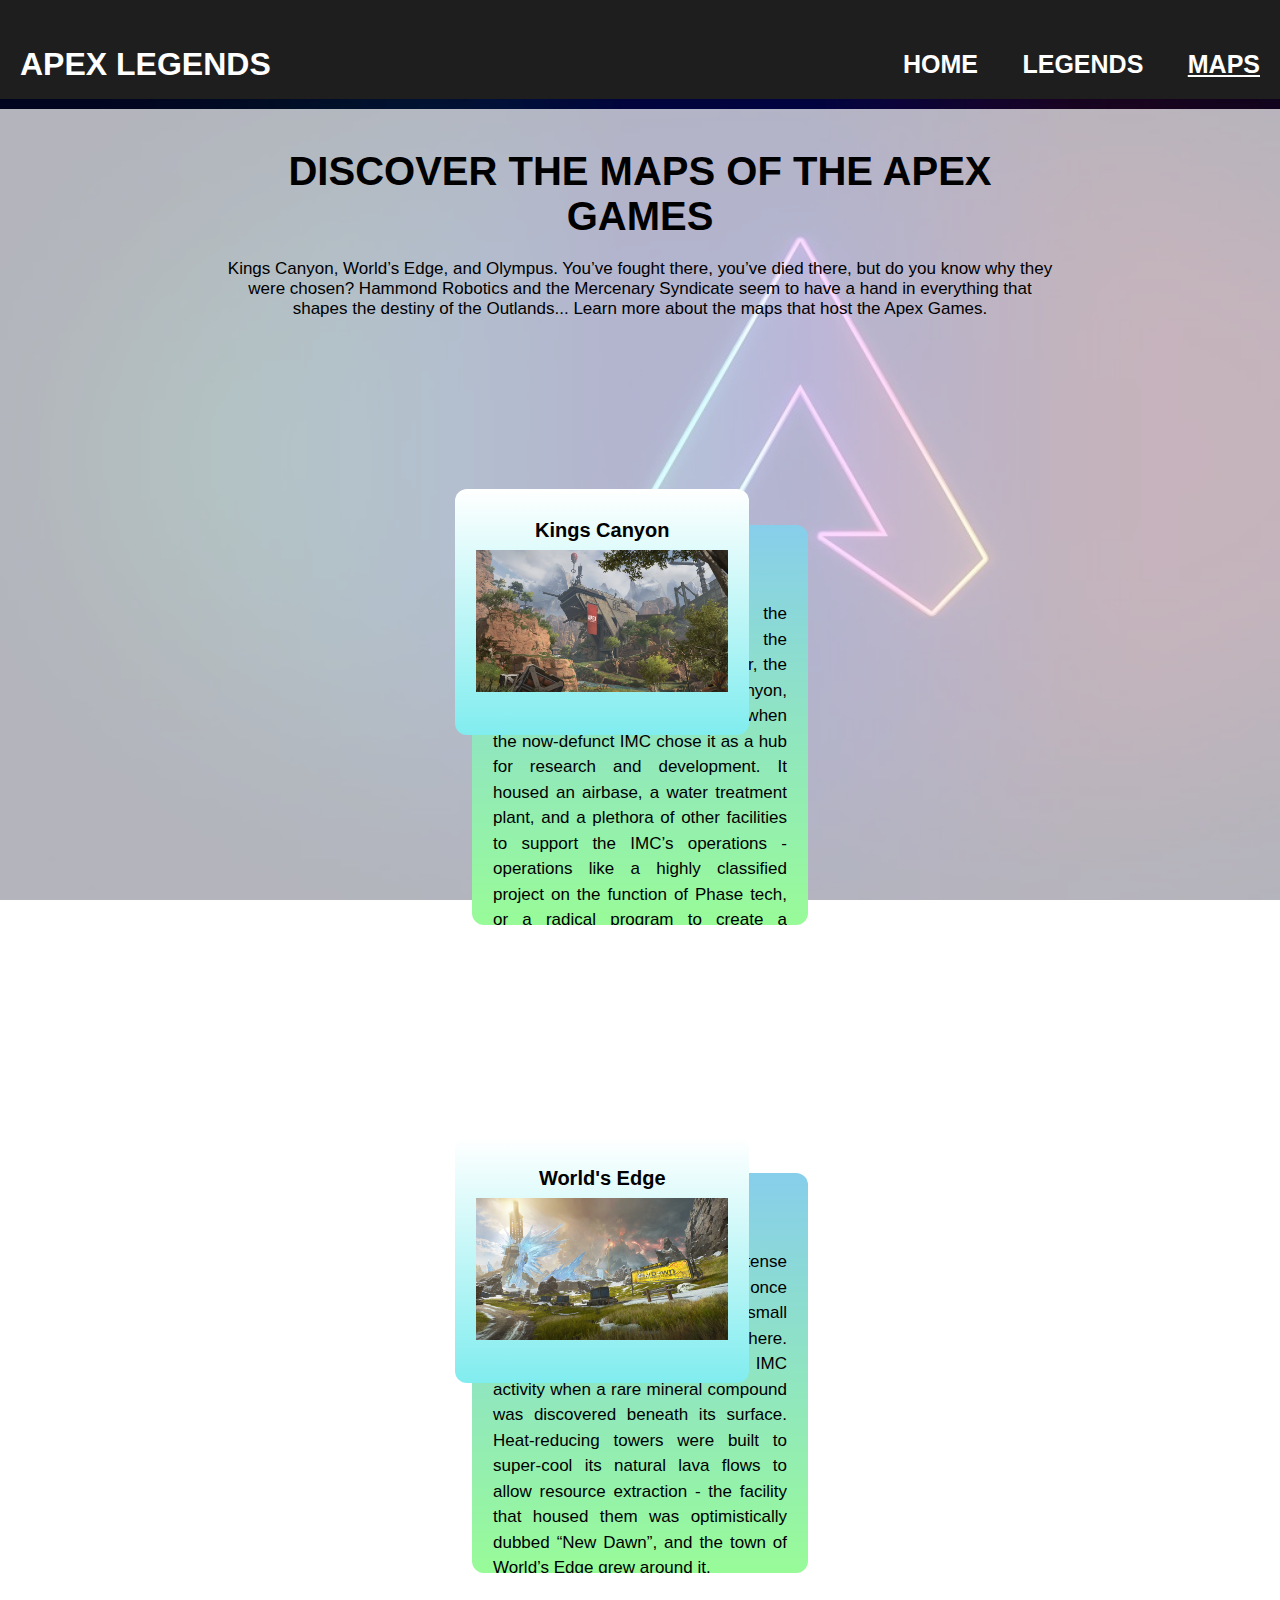
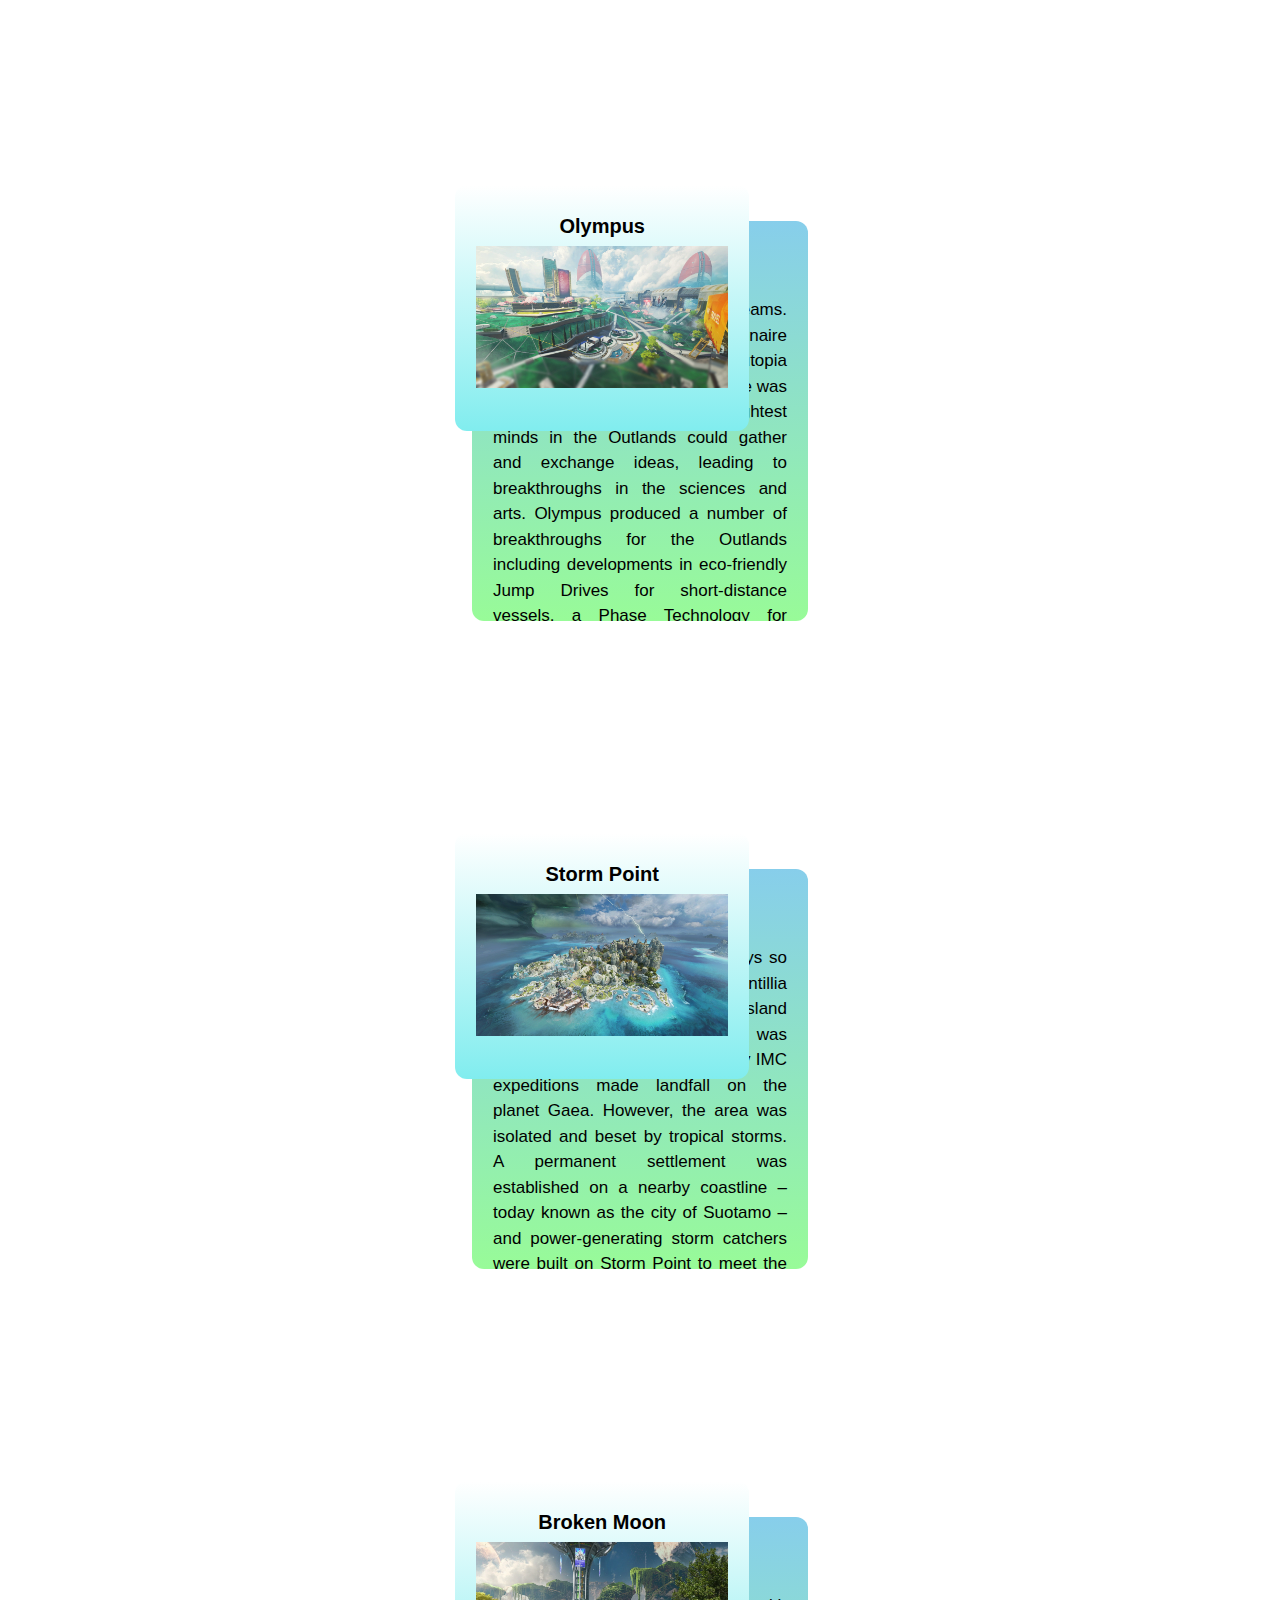
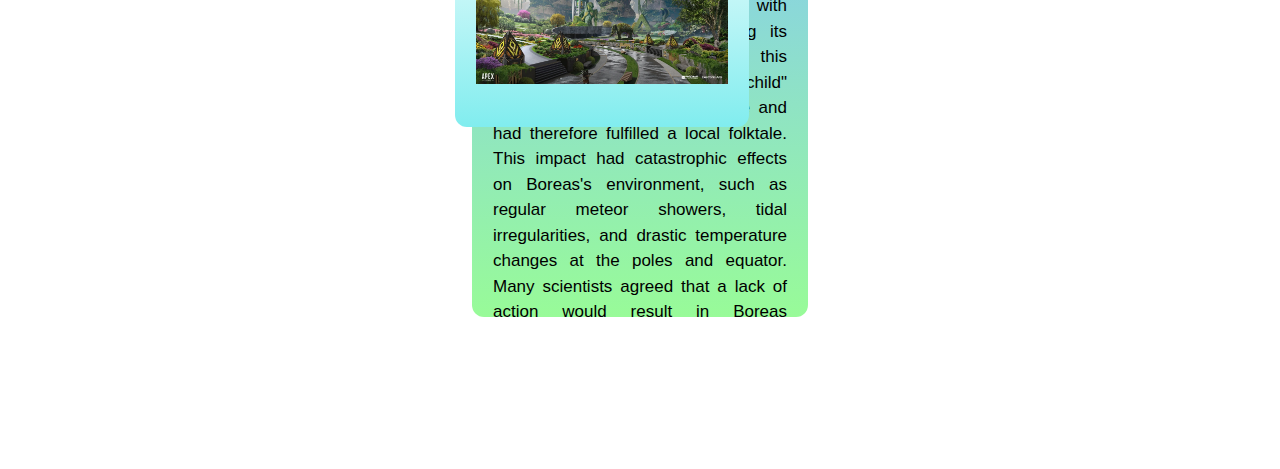
<file: maps.html>
<!DOCTYPE html>
<html lang="en">
<head>
    <meta charset="UTF-8">
    <meta name="viewport" content="width=device-width, initial-scale=1.0">
    <title>Apex Legends</title>
    <link rel="stylesheet" href="css/html5reset.css">
    <link rel="stylesheet" href="css/style.css">
    <link rel="icon" href="img/Wiki_Logo.webp" type="image/png">
</head>
<body class="MapsBody">
    <div class="skip">
        <a href="#main">Skip to main content</a>
    </div>
    <header>
        <nav>
            <h2><a href="index.html">APEX LEGENDS</a></h2>
            <ul>
                <li><a href="index.html">HOME</a></li>
                <li><a href="legends.html">LEGENDS</a></li>
                <li><a href="maps.html" class="current">MAPS</a></li>
            </ul>
        </nav>
    </header>
    <main id="main-content" class="mapMain">
        <div id="main" class="intro_p">
            <h1>DISCOVER THE MAPS OF THE APEX GAMES</h1>
            <p>Kings Canyon, World’s Edge, and Olympus. You’ve fought there, you’ve died there, but do you know why they were chosen? Hammond Robotics and the Mercenary Syndicate seem to have a hand in everything that shapes the destiny of the Outlands... Learn more about the maps that host the Apex Games.</p>
        </div>
        <div class="flex-container">
            <div class="content map">
                <div class="name inactive map">
                    <h2>Kings Canyon<br></h2>   
                    <p>
                        Once a simple settlement on the planet Solace dating back to the earliest expeditions to the Frontier, the island that is known as Kings Canyon, didn't thrive until a century later when the now-defunct IMC chose it as a hub for research and development. It housed an airbase, a water treatment plant, and a plethora of other facilities to support the IMC’s operations - operations like a highly classified project on the function of Phase tech, or a radical program to create a simulacra army powered by a single brain. But on the surface, Kings Canyon seemed like a simple IMC installation that, for all its faults, brought stability and jobs to Solace.<br><br>
                        To blow off steam, IMC soldiers station here would compete in gladiator-esque combat in an area they nicknamed 'Thunderdome'. Years later, when the Syndicate commissioned the rebuilding of the island of Kings Canyon as the home of their newest bloodsport, they insisted Thunderdome remain untouched - a tribute to the earliest known predecessor of what we know today as 'The Apex Games'.</p>
                </div>
                <div class="photogallery active map">
                    <h2>Kings Canyon<br></h2>  
                    <a href="https://www.youtube.com/watch?v=ThSKocfe5QE">
                        <img src="img/maps/Transition_Kings_Canyon.webp" alt="Kings_Canyon">
                    </a>
                </div>                
            </div>

            <div class="content map">
                <div class="name inactive map">
                    <h2>World's Edge<br></h2>   
                    <p>
                        A harsh planet beset by intense volcanic activity, Talos was once deemed uninhabitable, and only small luddite settlements took root there. However, it became a hotbed of IMC activity when a rare mineral compound was discovered beneath its surface. Heat-reducing towers were built to super-cool its natural lava flows to allow resource extraction - the facility that housed them was optimistically dubbed “New Dawn”, and the town of World’s Edge grew around it.<br><br>
                        Decades ago, an explosion in one of the towers covered the surrounding area in a lethal flash freeze. World’s Edge was abandoned, its only remaining inhabitants a small community of hunters who once spurned modern technology (but tentatively accepted it again under the guidance of their beloved local hero, Bloodhound). However, its ruins and the planet’s energy-rich soil drew the attention of two critical groups: the Mercenary Syndicate and Hammond Robotics. After the Repulsor attack on King's Canyon and the various attempts to rebuild it proved too much trouble than they were worth, World’s Edge became the second home of the Apex Games and a key operational center for Hammond Robotics.</p>
                </div>
                <div class="photogallery active map">
                    <h2>World's Edge<br></h2>  
                    <a href="https://www.youtube.com/watch?v=NEAWC9eK1Ts">
                        <img src="img/maps/Transition_Worlds_Edge.webp" alt="World%27s_Edge">
                    </a>
           
                </div>                
            </div>

            <div class="content map">
                <div class="name inactive map">
                    <h2>Olympus<br></h2>   
                    <p>
                        Olympus was a city built on dreams. Built in 2640 by billionaire humanitarian Lillian Peck, this utopia floating in clouds above Psamathe was once a place where the brightest minds in the Outlands could gather and exchange ideas, leading to breakthroughs in the sciences and arts. Olympus produced a number of breakthroughs for the Outlands including developments in eco-friendly Jump Drives for short-distance vessels, a Phase Technology for immediate transportation called the Phase Runner, and drone technology for health and security systems.<br><br>
                        All dreams come to an end however, and this one ended explosively: the Phase Runner accident in an experimental research facility led to the creation of the Phase Rift (a massive bubble of Phase energy), and the Outlands’ best and brightest quickly abandoned the city.<br><br>
                        However, Olympus itself was maintained by advanced computer systems, so it quickly found new buyers in the Outlands’ elite. For 40 years, it served as a lavish vacation spot with the Rift as a tourist attraction. Unfortunately, the Rift grew unstable overtime, and Olympus was fully evacuated six months ago. Now Hammond Robotics, with the support of the Mercenary Syndicate, has transformed Olympus into a new stage for the Apex Games – though why is anyone’s guess.</p>
                </div>
                <div class="photogallery active map">
                    <h2>Olympus<br></h2>  
                    <a href="https://www.youtube.com/watch?v=_ZpLbriJXvM">
                        <img src="img/maps/Transition_Olympus.webp" alt="Olympus">
                    </a>
                   
                </div>                
            </div>

            <div class="content map">
                <div class="name inactive map">
                    <h2>Storm Point<br></h2>   
                    <p>
                        This deserted island wasn't always so deserted. Part of the New Antillia Archipelago, this beautiful island teeming with plentiful resources was one of the first places where early IMC expeditions made landfall on the planet Gaea. However, the area was isolated and beset by tropical storms. A permanent settlement was established on a nearby coastline – today known as the city of Suotamo – and power-generating storm catchers were built on Storm Point to meet the growing city’s energy needs.<br><br>
                        When the IMC pulled out of the Outlands, the storm catchers fell into disrepair. Eventually, one finally stopped working – but not on its own. It had been pulled down, and its absence exacerbated the storm that surrounded the island. A survey of the area revealed the remains of several unique settlements built across the centuries, but no survivors. One such settlement was erected around 2716, after the IMS Hestia-01, an IMC vessel, crash-landed on the southern tip of the island. The people of Gaea abandoned the island for many years, apart from the occasional scavenger or pirate group that attempted to loot what was left behind. Until, of course, it caught the eye of the Mercenary Syndicate, who saw it as a perfect location for the Apex Games.</p>
                </div>
                <div class="photogallery active map">
                    <h2>Storm Point<br></h2>  
                    <a href="https://www.youtube.com/watch?v=1R559DWBYbU">
                        <img src="img/maps/Transition_Storm_Point.webp" alt="Storm_Point">
                    </a>
                    
                </div>                
            </div>

            <div class="content map">
                <div class="name inactive map">
                    <h2>Broken Moon<br></h2>   
                    <p>
                        In 2708, a comet collided with Boreas's moon Cleo, shattering its surface. Many blamed this catastrophic event on a "cursed child" that was born at the same time and had therefore fulfilled a local folktale. This impact had catastrophic effects on Boreas's environment, such as regular meteor showers, tidal irregularities, and drastic temperature changes at the poles and equator. Many scientists agreed that a lack of action would result in Boreas becoming uninhabitable by 2778.<br><br>
                        In order to prevent this, the Cleo Recovery Council was founded under the sponsorship of the Boreas Science Division. The CRC began a terraforming operation in an attempt to reverse the damages, primarily using ferrofluid to patch the moon's surface. To reach this end, the colony of Hope was established in 2712. They were able to restore Cleo's habitability by 2715. A variety of useful structures were erected to support the settlement, including greenhouse arrays, research facilities, and a ferrofluid refinery. Additionally, a stasis net array was used to deflect falling debris from Boreas and Cleo, and Atmostations were erected to create a breathable atmosphere. A memorial garden was also developed in memory of the Lymantria Fallout Collision, where debris from Cleo's surface destroyed the cities of Asteria and Nku on Boreas.<br><br>
                        In 2734, after declining funding and public interest, as well as the actions of Obi Edolasim after a disastrous interview, the National Alliance of Boreas entered into an agreement with the Mercenary Syndicate to use Hope as an arena for the Apex Games in order to bring in further funds for colonization and restoration. The services of the CRC were terminated as a result. Edolasim had not intended for this, however, as his intention was for the arena to be constructed on Boreas's surface.</p>
                </div>
                <div class="photogallery active map">
                    <h2>Broken Moon<br></h2>  
                    <a href="https://www.youtube.com/watch?v=10ZVZIqf4uM">
                        <img src="img/maps/Broken_Moon_Eternal_Gardens_Concept_Art.webp" alt="Broken_Moon">
                    </a>
                </div>                
            </div>

        </div>
    </main>



    <footer>
        <p>© SI539 FINAL PROJECT by Keye Chen</p>
    </footer>
    <script src="js/maps.js"></script>
</body>
</html>
</file>
<file: css/style.css>
/* default setting */
/* head */
.skip a{
  font-family: Arial, Helvetica, sans-serif;
  font-size: 20px;
  position: absolute;
  top: -100px;
  left: 50px;
  padding: 8px;
  width: 200px;
  background-color: #d5920a;
  border-radius: 12px;
  color: white;
  text-align: center;
  text-decoration: none;
  -webkit-transition: top 1s ease-out;
  transition: top 1s ease-out;
  z-index: 1;
}

.skip a:focus{
  top: 20px;
}

nav {
  width: 100%;
  margin: 0 auto;
  padding:40px 0 10px 0;
  font-family: Arial, Helvetica, sans-serif;
  font-weight: bold;
  background-color: rgb(30, 30, 30);
  display: flex;
  position: relative;
  align-items: center;
  justify-content: space-between;
}

nav>h2 {
  margin-left: 20px;
  color: white;
  font-size: 2em;
}

nav ul li {
  font-size: 25px;
  display: inline-block;
  padding: 0 10px;
  margin: auto;
  justify-content: space-between;
}

a {
  color: white;
  text-decoration: none;
  font-weight: bold;
}

a.current {
  text-decoration: underline;
}

/* background */
body{
	background: url(../img/index/back.jpg);
	background-size: cover;
	background-repeat:no-repeat;
	background-attachment:fixed;
}

main{
  background: rgba(255,255,255,0.7);
  padding: 20px;
  margin-top: 10px;
}

/* foot */
footer {
  color: white;
  text-align: center;
  padding: 10px;
  padding-bottom: 0px;
  font-family: Arial, Helvetica, sans-serif;
  font-weight: bold;
}

/* biref details in main */
main>div>h1 {
  font-size: 2.5em;
  font-family: Arial, Helvetica, sans-serif;
  font-weight: bold;
  text-align: center;
  margin: 20px 0;
}

main>div>h2 {
  font-size: 2em;
  font-family: Arial, Helvetica, sans-serif;
  font-weight: bold;
  text-align: center;
  margin: 20px 0;
}

p {
  font-size: 17px;
  font-family: Arial, Helvetica, sans-serif;
  text-align: center;
  margin: 20px 0;
}


.intro_p_index {
  padding-left: 20px;
  padding-right: 20px;
  padding-bottom: 10px;
}

/* youtube video in index */
.clip {
  text-align: center;
  width: 80%;
  height: 500px;
  margin: 0 auto;
}

.youtube {
  width: 100%;
  height: 100%;
}

/* slides shown in index */
.intro_photo {
  border-bottom: 0;
  padding-bottom: 0;
}
.Slides {display: none}

.slide_container {
  position: relative;
  margin: auto;
}

.slide_container img {
    vertical-align: middle;
    width: 100%;
    height: auto;
}

.prev, .next {
  cursor: pointer;
  position: absolute;
  top: 50%;
  width: auto;
  padding: 16px;
  margin-top: -22px;
  color: white;
  background-color: rgba(0,0,0,0.8);
  font-weight: bold;
  font-size: 18px;
  transition: 0.6s ease;
  border-radius: 0 3px 3px 0;
  user-select: none;
}

.next {
  right: 0;
  border-radius: 3px 0 0 3px;
}

.fade {
  animation-name: fade;
  animation-duration: 1.5s;
}

@keyframes fade {
  from {opacity: .4} 
  to {opacity: 1.}
}

/* legends */

.flex-container{
    display:flex;
    flex-wrap:wrap;
    justify-content: space-evenly;
    align-items: stretch;
}

.flex-container h2{
  font-size: 20px;
  font-family: Arial, Helvetica, sans-serif;
  font-weight: bold;
  text-align: center;
  margin: 5px 0;
  color: white;
}

.intro_p{
  width: 100%;
}

.flex-container p {
  text-align: justify;
}

.content{
    width: 420px;
    position:relative;
}

.legend {
    max-height: 400px;
    line-height: 1.5;
    margin: 10%;
    padding:5%;
    border-radius:12px;
}

.photogallery{
    max-height:450px;
    margin:10%;
    padding:5%;
    border-radius:12px;
}


img{
    width: 100%;
    margin-bottom: 15px;
}

.inactive{
    top:4%;
    left:4%;
    overflow:hidden;
    z-index:1;
}

.active{
    top:-4%;
    left:-4%;
    overflow: auto;
    z-index:2;
    position:absolute;
    width:70%;
}

.photogallery, .name {
    transition: top 1s ease, left 1s ease;
}

.inactive:hover {
    position:absolute;
    left:10%;
    width:70%;
    transition: left 0.5s ease; 
}


.fade {
    opacity: 0.7;
    transition: opacity 0.5s ease;
}

.shrink{
    transform: scale(1);
    transition: transform 0.5s ease; 
}

.legend.name{
    background: linear-gradient(to bottom, #fa2e2e, #f59494); 
}

.legend.photogallery{
    background: linear-gradient(to bottom, #232323, #595959);
}


/* map */
.map.name{
  background: linear-gradient(to bottom, #87CEEB, #98FB98); 
}

.map.photogallery{
  background: linear-gradient(to bottom, #ffffff, hsl(181, 77%, 72%));
}

.map {
  max-height: 400px;
  line-height: 1.5;
  margin: 10%;
  padding:5%;
  border-radius:12px;
}

.mapMain h2{
  color:black;
}

.map.content {
  padding: 20px 0;
}

.map.content img {
  padding: 0%;
}


/* tablet view */
@media screen and (min-width: 768px){
/* default setting */
/* head */
.skip a{
  font-family: Arial, Helvetica, sans-serif;
  font-size: 20px;
  position: absolute;
  top: -100px;
  left: 50px;
  padding: 8px;
  width: 200px;
  background-color: #d5920a;
  border-radius: 12px;
  color: white;
  text-align: center;
  text-decoration: none;
  -webkit-transition: top 1s ease-out;
  transition: top 1s ease-out;
  z-index: 1;
}

.skip a:focus{
  top: 20px;
}

nav {
  width: 100%;
  margin: 0 auto;
  padding:40px 0 10px 0;
  font-family: Arial, Helvetica, sans-serif;
  font-weight: bold;
  background-color: rgb(30, 30, 30);
  display: flex;
  position: relative;
  align-items: center;
  justify-content: space-between;
}

nav>h2 {
  margin-left: 20px;
  color: white;
  font-size: 2em;
}

nav ul li {
  font-size: 25px;
  display: inline-block;
  padding: 10px 20px;
  margin: auto;
  justify-content: space-between;
}

a {
  color: white;
  text-decoration: none;
  font-weight: bold;
}

a.current {
  text-decoration: underline;
}

/* background */
body{
	background: url(../img/index/back.jpg);
	background-size: cover;
	background-repeat:no-repeat;
	background-attachment:fixed;
}

main{
  background: rgba(255,255,255,0.7);
  padding: 20px;
  margin-top: 10px;
}

/* foot */
footer {
  color: white;
  text-align: center;
  padding: 10px;
  padding-bottom: 0px;
  font-family: Arial, Helvetica, sans-serif;
  font-weight: bold;
}

/* biref details in main */
main>div>h1 {
  font-size: 2.5em;
  font-family: Arial, Helvetica, sans-serif;
  font-weight: bold;
  text-align: center;
  margin: 20px 0;
}

main>div>h2 {
  font-size: 2em;
  font-family: Arial, Helvetica, sans-serif;
  font-weight: bold;
  text-align: center;
  margin: 20px 0;
}

p {
  font-size: 17px;
  font-family: Arial, Helvetica, sans-serif;
  text-align: center;
  margin: 20px 0;
}

.intro_p {
  padding-left: 100px;
  padding-right: 100px;
}

.intro_p_index {
  padding-left: 20px;
  padding-right: 20px;
  padding-bottom: 10px;
}

/* youtube video in index */
.clip {
  text-align: center;
  width: 80%;
  height: 500px;
  margin: 0 auto;
}

.youtube {
  width: 100%;
  height: 100%;
}

/* slides shown in index */
.intro_photo {
  border-bottom: 0;
  padding-bottom: 0;
}
.Slides {display: none}

.slide_container {
  position: relative;
  margin: auto;
}

.slide_container img {
    vertical-align: middle;
    width: 100%;
    height: auto;
}

/* Next & previous buttons */
.prev, .next {
  cursor: pointer;
  position: absolute;
  top: 50%;
  width: auto;
  padding: 16px;
  margin-top: -22px;
  color: white;
  background-color: rgba(0,0,0,0.8);
  font-weight: bold;
  font-size: 18px;
  transition: 0.6s ease;
  border-radius: 0 3px 3px 0;
  user-select: none;
}

.next {
  right: 0;
  border-radius: 3px 0 0 3px;
}

/* Fading animation */
.fade {
  animation-name: fade;
  animation-duration: 1.5s;
}

@keyframes fade {
  from {opacity: .4} 
  to {opacity: 1.}
}

/* legends */

.flex-container{
    display:flex;
    flex-wrap:wrap;
    justify-content: space-evenly;
    align-items: stretch;
}

.flex-container h2{
  font-size: 20px;
  font-family: Arial, Helvetica, sans-serif;
  font-weight: bold;
  text-align: center;
  margin: 5px 0;
  color: white;
}

.flex-container p {
  text-align: justify;
}

.content{
    width: 420px;
    position:relative;
}

.legend {
    max-height: 400px;
    line-height: 1.5;
    margin: 10%;
    padding:5%;
    border-radius:12px;
}

.photogallery{
    max-height:450px;
    margin:10%;
    padding:5%;
    border-radius:12px;
}


img{
    width: 100%;
    margin-bottom: 15px;
}

.inactive{
    top:4%;
    left:4%;
    overflow:hidden;
    z-index:1;
}

.active{
    top:-4%;
    left:-4%;
    overflow: auto;
    z-index:2;
    position:absolute;
    width:70%;
}

.photogallery, .name {
    transition: top 1s ease, left 1s ease;
}

.inactive:hover {
    position:absolute;
    left:10%;
    width:70%;
    transition: left 0.5s ease; 
}


.fade {
    opacity: 0.7;
    transition: opacity 0.5s ease;
}

.shrink{
    transform: scale(1);
    transition: transform 0.5s ease; 
}

.legend.name{
    background: linear-gradient(to bottom, #fa2e2e, #f59494); 
}

.legend.photogallery{
    background: linear-gradient(to bottom, #232323, #595959);
}


/* map */
.map.name{
  background: linear-gradient(to bottom, #87CEEB, #98FB98); 
}

.map.photogallery{
  background: linear-gradient(to bottom, #ffffff, hsl(181, 77%, 72%));
}

.map {
  max-height: 400px;
  line-height: 1.5;
  margin: 10%;
  padding:5%;
  border-radius:12px;
}

.mapMain h2{
  color:black;
}

}

/* desktop view */
@media screen and (min-width: 1024px){
/* default setting */
/* head */
.skip a{
  font-family: Arial, Helvetica, sans-serif;
  font-size: 20px;
  position: absolute;
  top: -100px;
  left: 50px;
  padding: 8px;
  width: 200px;
  background-color: #d5920a;
  border-radius: 12px;
  color: white;
  text-align: center;
  text-decoration: none;
  -webkit-transition: top 1s ease-out;
  transition: top 1s ease-out;
  z-index: 1;
}

.skip a:focus{
  top: 20px;
}

nav {
  width: 100%;
  margin: 0 auto;
  padding:40px 0 10px 0;
  font-family: Arial, Helvetica, sans-serif;
  font-weight: bold;
  background-color: rgb(30, 30, 30);
  display: flex;
  position: relative;
  align-items: center;
  justify-content: space-between;
}

nav>h2 {
  margin-left: 20px;
  color: white;
  font-size: 2em;
}

nav ul li {
  font-size: 25px;
  display: inline-block;
  padding: 10px 20px;
  margin: auto;
  justify-content: space-between;
}

a {
  color: white;
  text-decoration: none;
  font-weight: bold;
}

a.current {
  text-decoration: underline;
}

/* background */
body{
	background: url(../img/index/back.jpg);
	background-size: cover;
	background-repeat:no-repeat;
	background-attachment:fixed;
}

main{
  background: rgba(255,255,255,0.7);
  padding: 20px;
  margin-top: 10px;
}

/* foot */
footer {
  color: white;
  text-align: center;
  padding: 10px;
  padding-bottom: 0px;
  font-family: Arial, Helvetica, sans-serif;
  font-weight: bold;
}

/* biref details in main */
main>div>h1 {
  font-size: 2.5em;
  font-family: Arial, Helvetica, sans-serif;
  font-weight: bold;
  text-align: center;
  margin: 20px 0;
}

main>div>h2 {
  font-size: 2em;
  font-family: Arial, Helvetica, sans-serif;
  font-weight: bold;
  text-align: center;
  margin: 20px 0;
}

p {
  font-size: 17px;
  font-family: Arial, Helvetica, sans-serif;
  text-align: center;
  margin: 20px 0;
}

.intro_p {
  padding-left: 200px;
  padding-right: 200px;
}

.intro_p_index {
  padding-left: 20px;
  padding-right: 20px;
  padding-bottom: 10px;
}

/* youtube video in index */
.clip {
  text-align: center;
  width: 80%;
  height: 500px;
  margin: 0 auto;
}

.youtube {
  width: 100%;
  height: 100%;
}

/* slides shown in index */
.intro_photo {
  border-bottom: 0;
  padding-bottom: 0;
}
.Slides {display: none}

.slide_container {
  position: relative;
  margin: auto;
}

.slide_container img {
    vertical-align: middle;
    width: 100%;
    height: auto;
}

/* Next & previous buttons */
.prev, .next {
  cursor: pointer;
  position: absolute;
  top: 50%;
  width: auto;
  padding: 16px;
  margin-top: -22px;
  color: white;
  background-color: rgba(0,0,0,0.8);
  font-weight: bold;
  font-size: 18px;
  transition: 0.6s ease;
  border-radius: 0 3px 3px 0;
  user-select: none;
}

.next {
  right: 0;
  border-radius: 3px 0 0 3px;
}

/* Fading animation */
.fade {
  animation-name: fade;
  animation-duration: 1.5s;
}

@keyframes fade {
  from {opacity: .4} 
  to {opacity: 1.}
}

/* legends */

.flex-container{
    display:flex;
    flex-wrap:wrap;
    justify-content: space-evenly;
    align-items: stretch;
}

.flex-container h2{
  font-size: 20px;
  font-family: Arial, Helvetica, sans-serif;
  font-weight: bold;
  text-align: center;
  margin: 5px 0;
  color: white;
}

.flex-container p {
  text-align: justify;
}

.content{
    width: 420px;
    position:relative;
}

.legend {
    max-height: 400px;
    line-height: 1.5;
    margin: 10%;
    padding:5%;
    border-radius:12px;
}

.photogallery{
    max-height:450px;
    margin:10%;
    padding:5%;
    border-radius:12px;
}


img{
    width: 100%;
    margin-bottom: 15px;
}

.inactive{
    top:4%;
    left:4%;
    overflow:hidden;
    z-index:1;
}

.active{
    top:-4%;
    left:-4%;
    overflow: auto;
    z-index:2;
    position:absolute;
    width:70%;
}

.photogallery, .name {
    transition: top 1s ease, left 1s ease;
}

.inactive:hover {
    position:absolute;
    left:10%;
    width:70%;
    transition: left 0.5s ease; 
}


.fade {
    opacity: 0.7;
    transition: opacity 0.5s ease;
}

.shrink{
    transform: scale(1);
    transition: transform 0.5s ease; 
}

.legend.name{
    background: linear-gradient(to bottom, #fa2e2e, #f59494); 
}

.legend.photogallery{
    background: linear-gradient(to bottom, #232323, #595959);
}


/* map */
.map.name{
  background: linear-gradient(to bottom, #87CEEB, #98FB98); 
}

.map.photogallery{
  background: linear-gradient(to bottom, #ffffff, hsl(181, 77%, 72%));
}

.map {
  max-height: 400px;
  line-height: 1.5;
  margin: 10%;
  padding:5%;
  border-radius:12px;
}

.mapMain h2{
  color:black;
}

}
</file>
